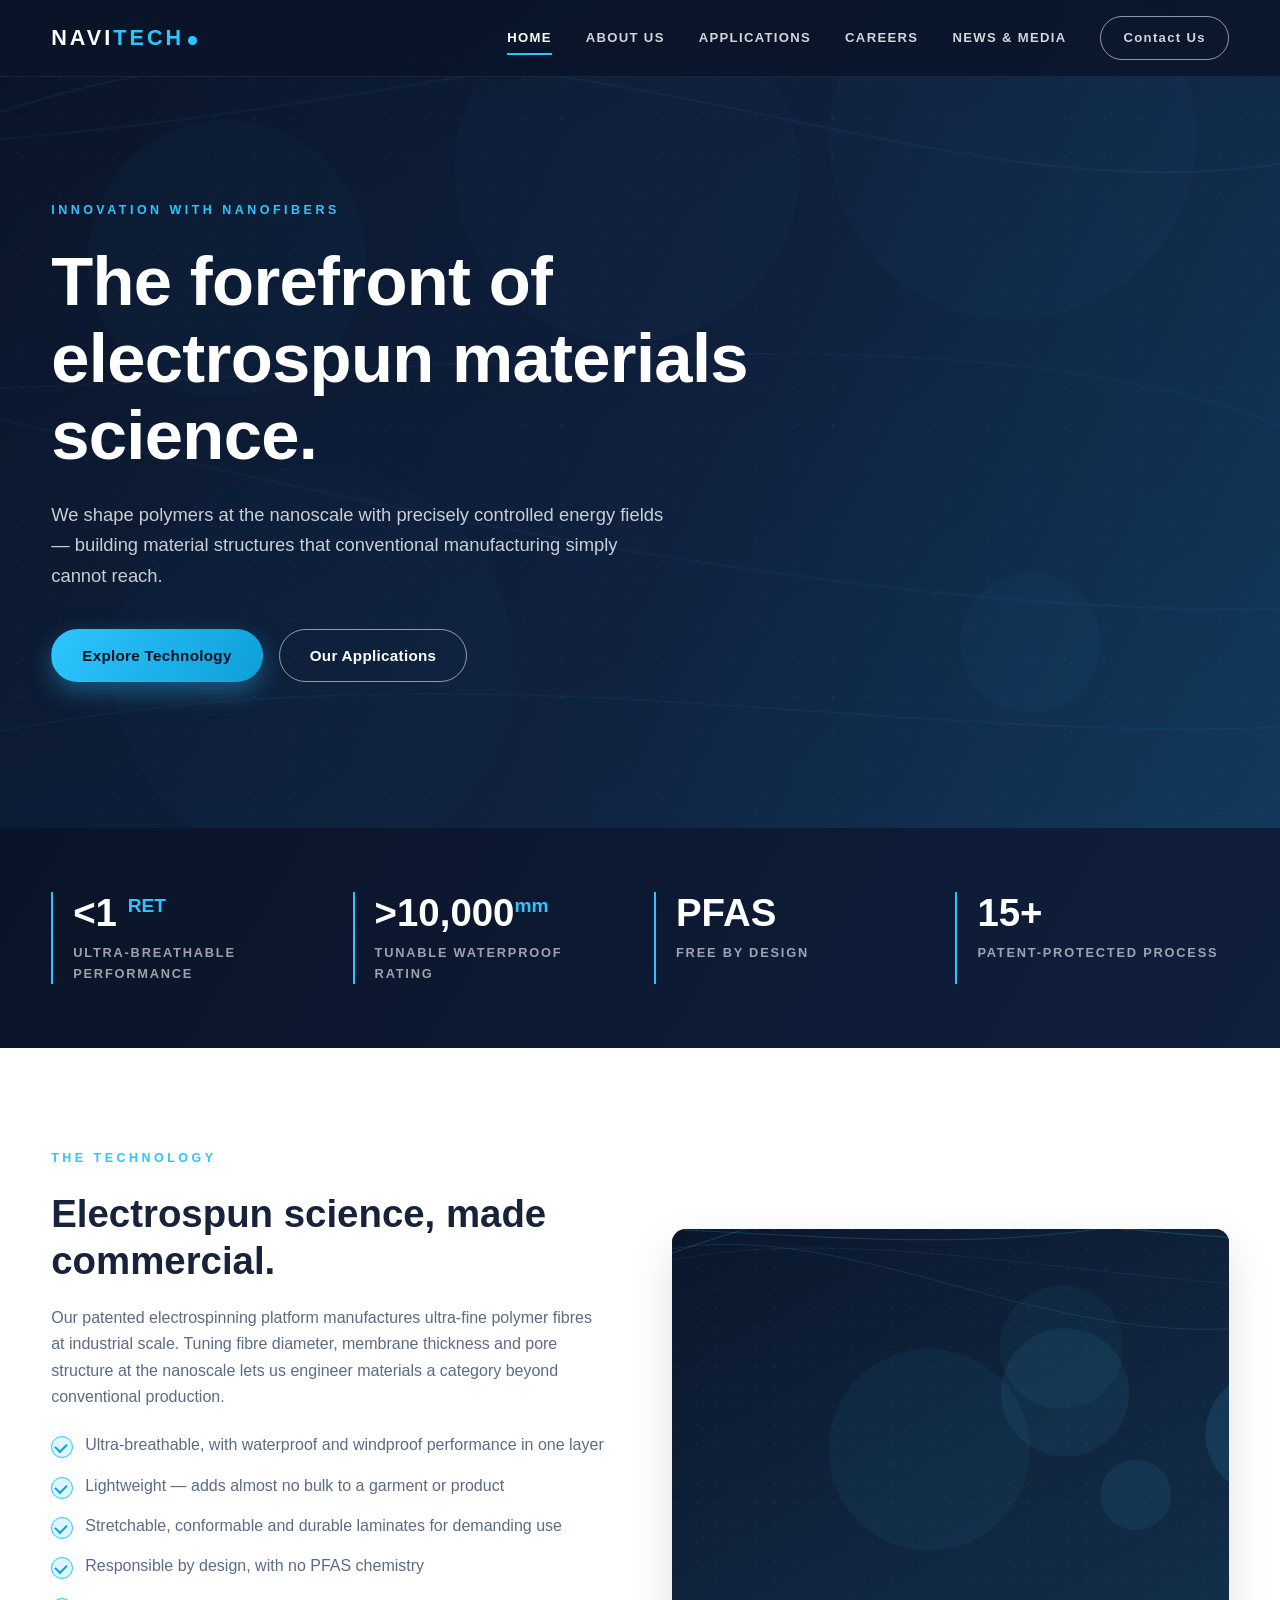
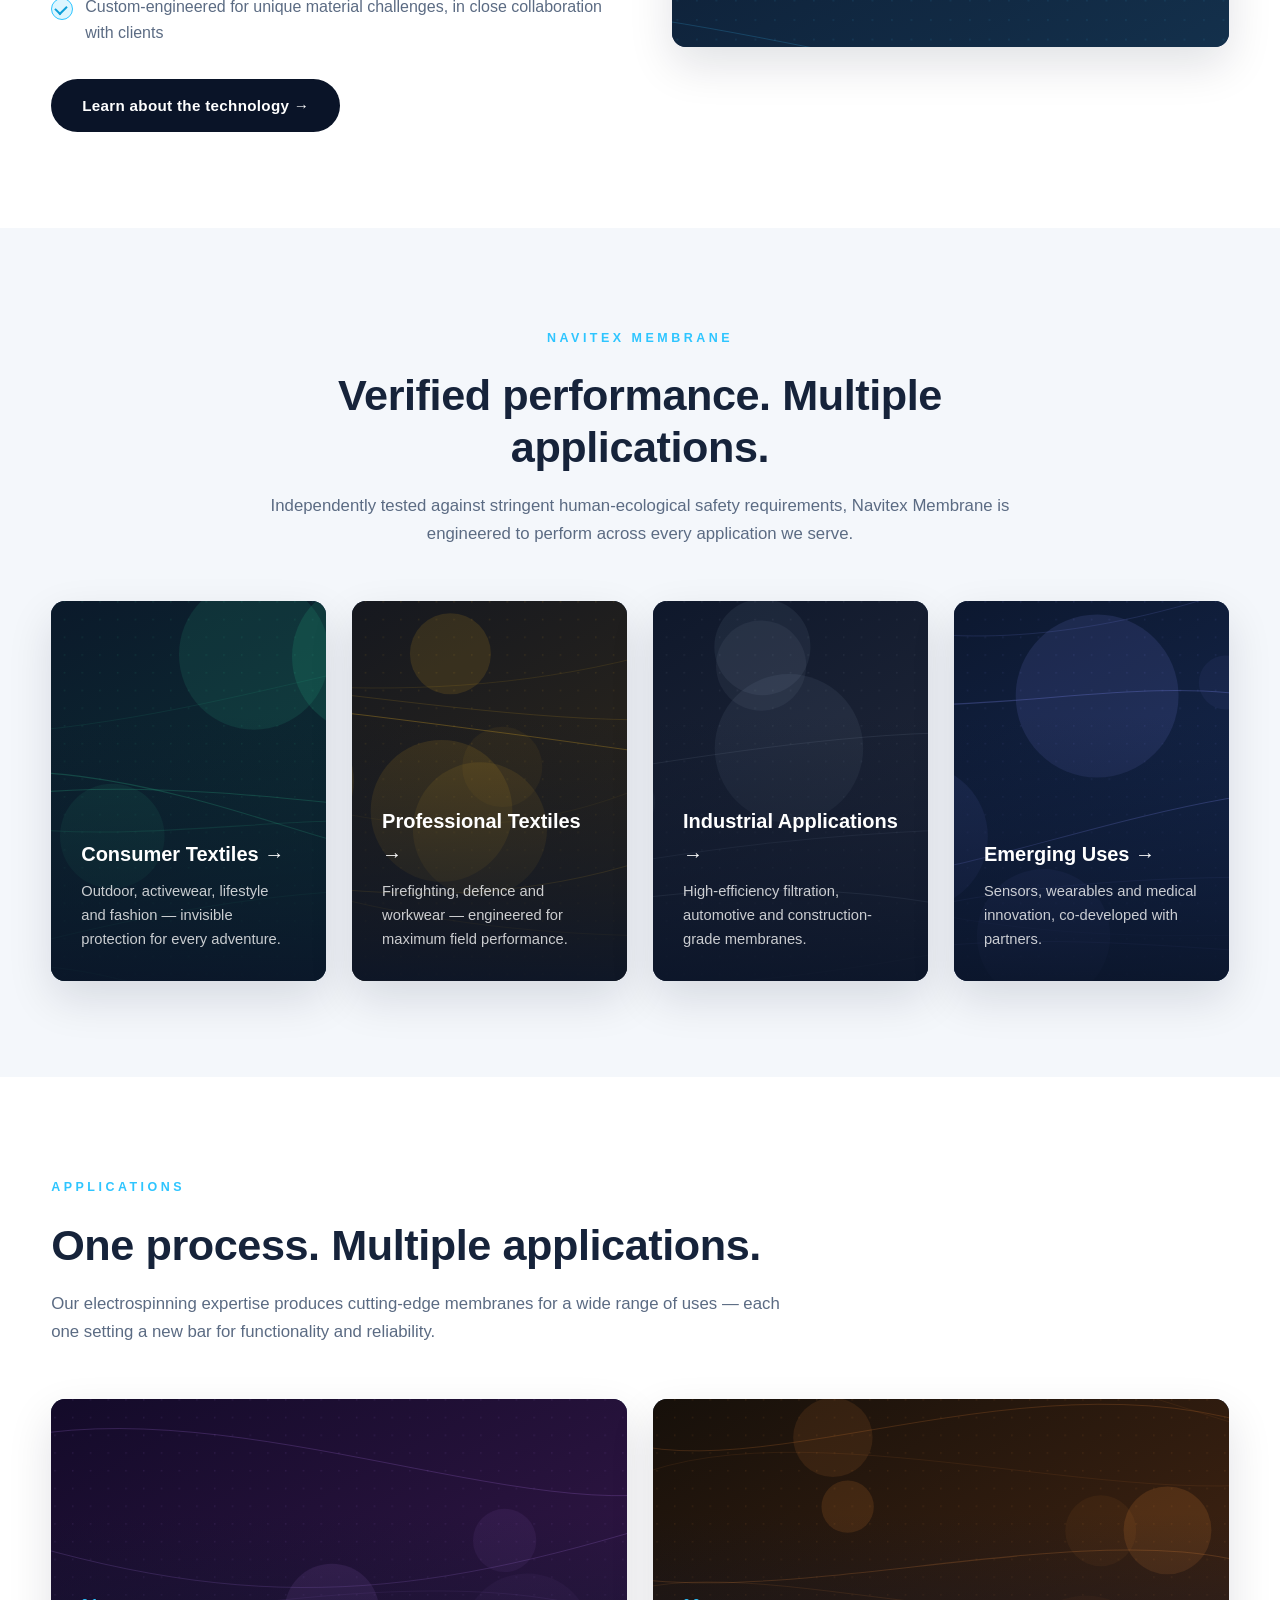
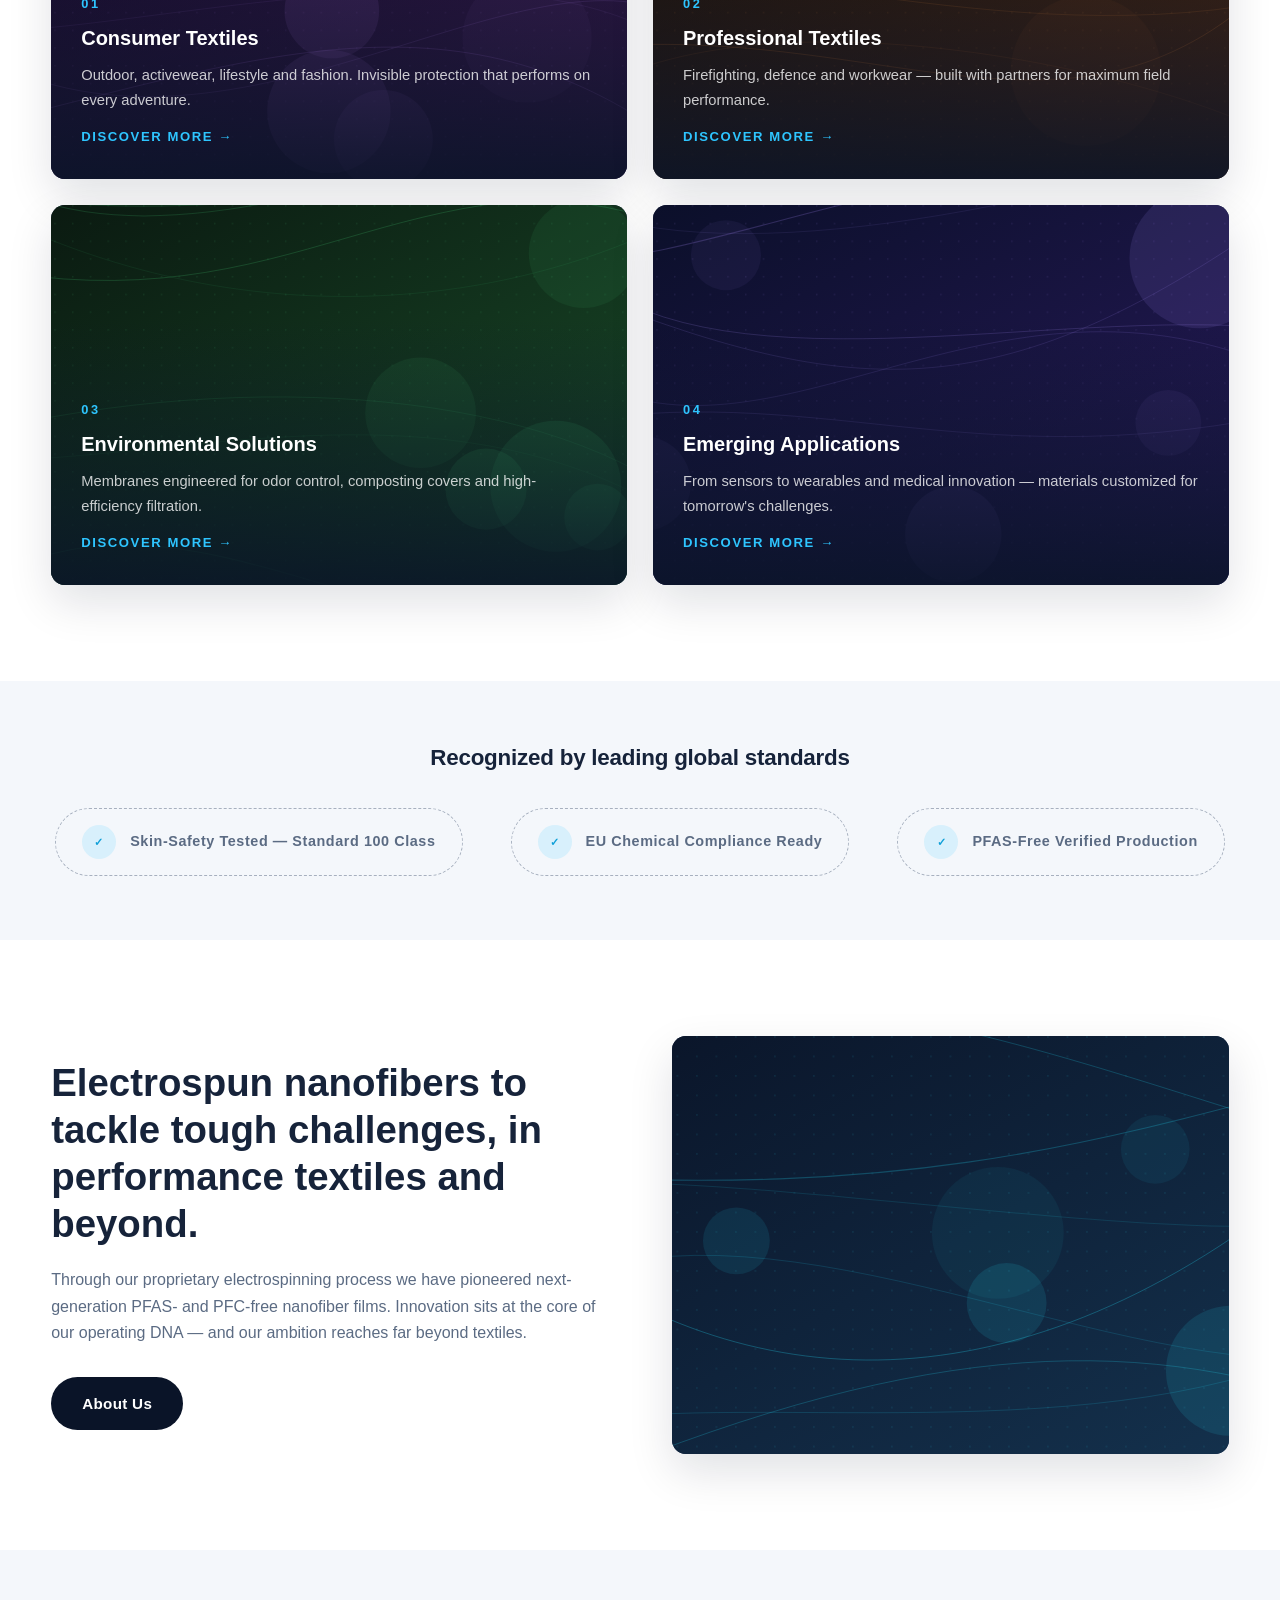
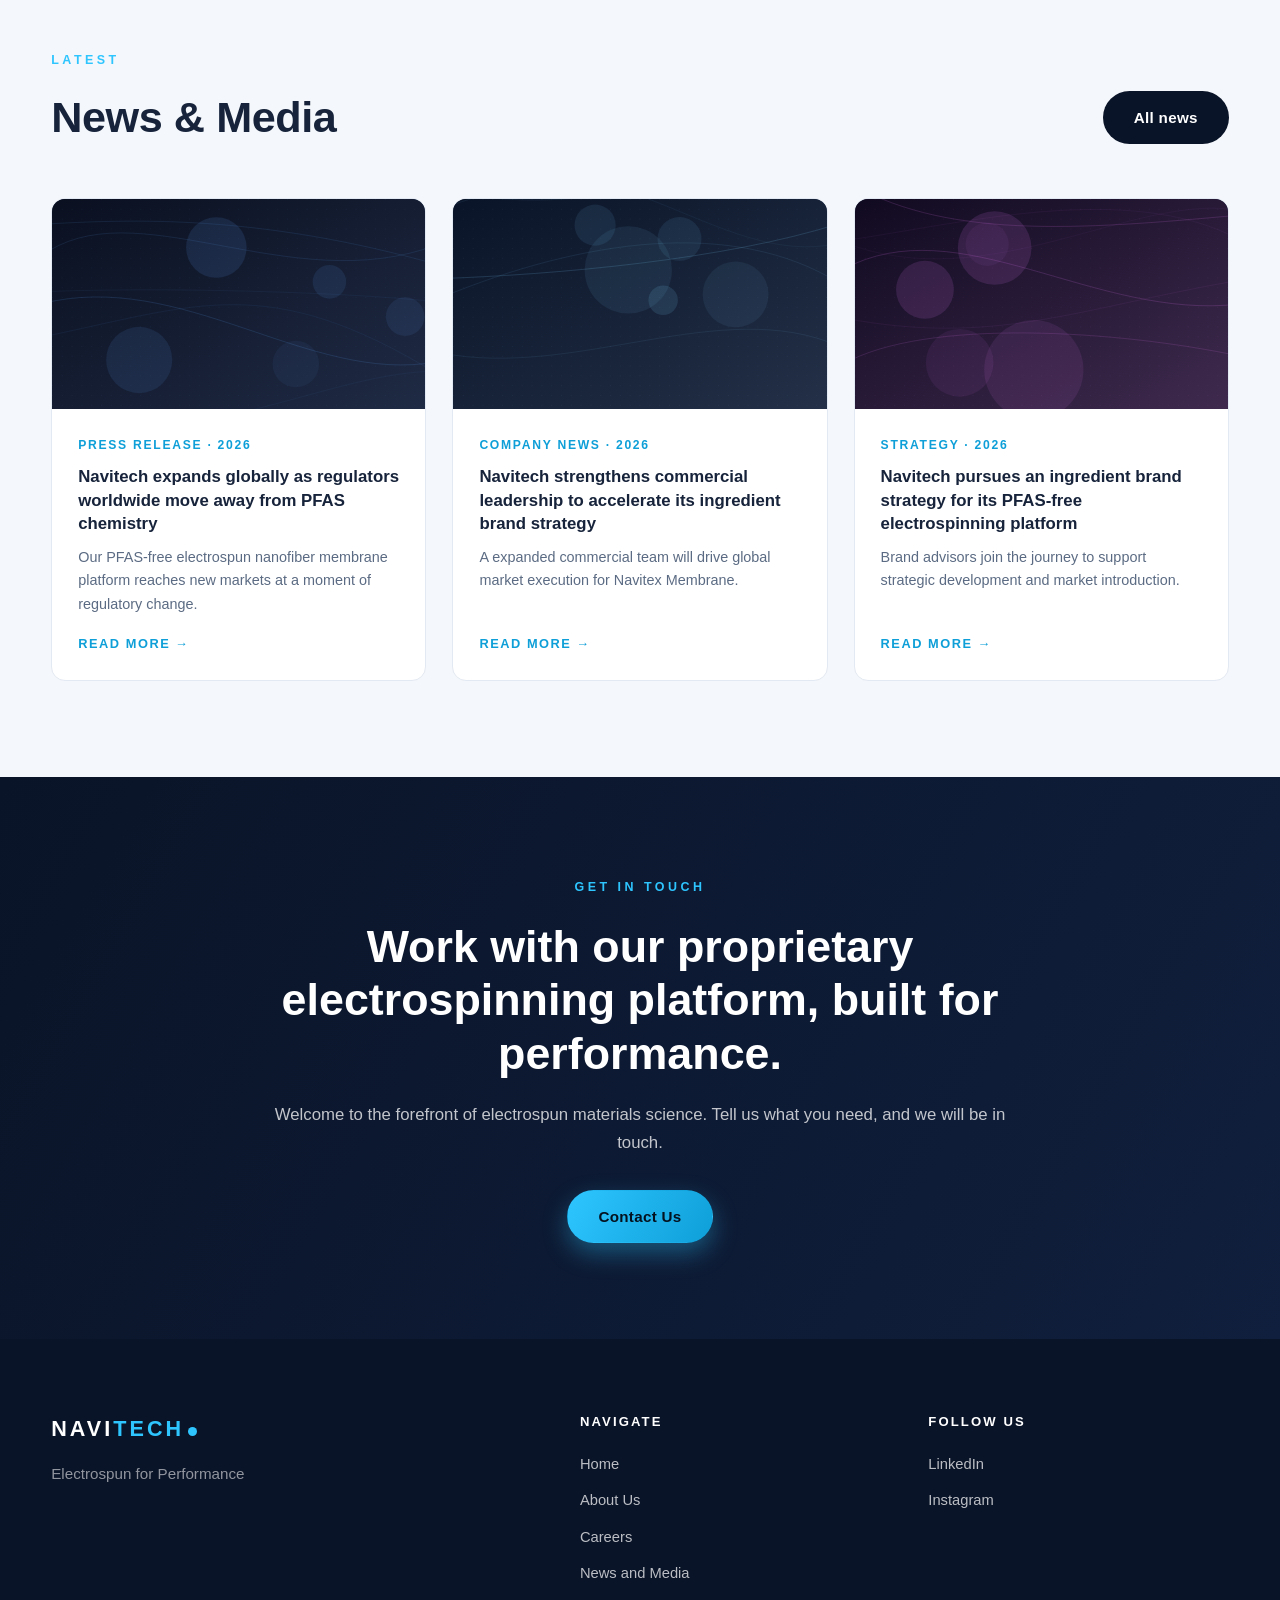
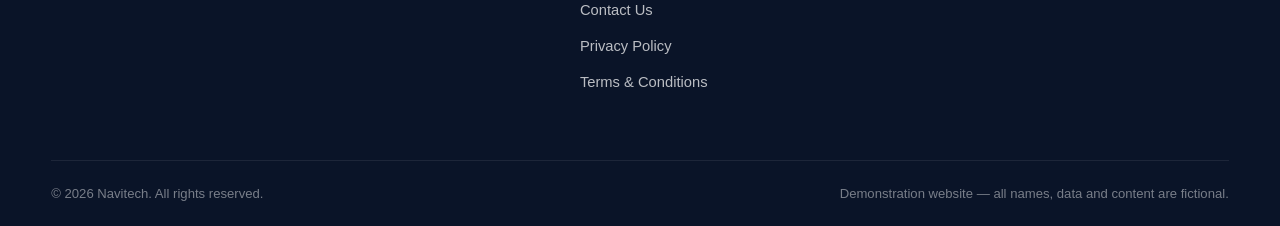
<file: index.html>
<!DOCTYPE html>
<html lang="en">
<head>
  <meta charset="UTF-8" />
  <meta name="viewport" content="width=device-width, initial-scale=1.0" />
  <title>Navitech — Nanofiber Membrane Technologies</title>
  <meta name="description" content="Navitech demo website. Fictional company. Navitex Membrane: electrospun nanofiber membranes engineered for breathable, waterproof, PFAS-free performance." />
  <link rel="stylesheet" href="css/style.css" />
</head>
<body>

  <!-- ===================== HEADER ===================== -->
  <header class="site-header">
    <div class="container header-inner">
      <a href="index.html" class="logo">NAVI<span>TECH</span><i class="logo-dot"></i></a>
      <nav class="main-nav" id="mainNav">
        <a href="index.html" class="active">HOME</a>
        <a href="about.html">ABOUT US</a>
        <a href="applications.html">APPLICATIONS</a>
        <a href="careers.html">CAREERS</a>
        <a href="media.html">NEWS &amp; MEDIA</a>
        <a href="contact.html" class="btn btn-outline nav-cta">Contact Us</a>
      </nav>
      <button class="nav-toggle" id="navToggle" aria-label="Toggle menu">
        <span></span><span></span><span></span>
      </button>
    </div>
  </header>

  <!-- ===================== HERO ===================== -->
  <section class="hero">
    <div class="hero-bg" style="background-image:url('assets/img/hero-lab.svg')"></div>
    <div class="container">
      <span class="eyebrow">Innovation with Nanofibers</span>
      <h1>The forefront of electrospun materials science.</h1>
      <p class="lead">We shape polymers at the nanoscale with precisely controlled energy fields — building material structures that conventional manufacturing simply cannot reach.</p>
      <div class="hero-actions">
        <a href="about.html#technology" class="btn btn-primary">Explore Technology</a>
        <a href="applications.html" class="btn btn-outline">Our Applications</a>
      </div>
    </div>
  </section>

  <!-- ===================== STATS ===================== -->
  <section class="section section-dark" style="padding:64px 0;">
    <div class="container stats-grid">
      <div class="stat reveal">
        <div class="num">&lt;1 <sup>RET</sup></div>
        <div class="label">Ultra-breathable performance</div>
      </div>
      <div class="stat reveal">
        <div class="num">&gt;10,000<sup>mm</sup></div>
        <div class="label">Tunable waterproof rating</div>
      </div>
      <div class="stat reveal">
        <div class="num">PFAS</div>
        <div class="label">Free by design</div>
      </div>
      <div class="stat reveal">
        <div class="num" data-count="15" data-suffix="+">0+</div>
        <div class="label">Patent-protected process</div>
      </div>
    </div>
  </section>

  <!-- ===================== TECHNOLOGY ===================== -->
  <section class="section" id="technology">
    <div class="container split">
      <div class="split-text reveal">
        <span class="eyebrow">The Technology</span>
        <h2>Electrospun science, made commercial.</h2>
        <p>Our patented electrospinning platform manufactures ultra-fine polymer fibres at industrial scale. Tuning fibre diameter, membrane thickness and pore structure at the nanoscale lets us engineer materials a category beyond conventional production.</p>
        <ul class="check-list" style="margin-top:22px;">
          <li>Ultra-breathable, with waterproof and windproof performance in one layer</li>
          <li>Lightweight — adds almost no bulk to a garment or product</li>
          <li>Stretchable, conformable and durable laminates for demanding use</li>
          <li>Responsible by design, with no PFAS chemistry</li>
          <li>Custom-engineered for unique material challenges, in close collaboration with clients</li>
        </ul>
        <a href="about.html#technology" class="btn btn-dark" style="margin-top:18px;">Learn about the technology →</a>
      </div>
      <div class="media ratio-43 reveal">
        <img src="assets/img/tech-engineer.svg" alt="Engineer working with advanced materials" loading="lazy" onerror="this.remove()" />
      </div>
    </div>
  </section>

  <!-- ===================== VERIFIED PERFORMANCE ===================== -->
  <section class="section section-soft">
    <div class="container">
      <div class="section-head center reveal">
        <span class="eyebrow">Navitex Membrane</span>
        <h2>Verified performance. Multiple applications.</h2>
        <p>Independently tested against stringent human-ecological safety requirements, Navitex Membrane is engineered to perform across every application we serve.</p>
      </div>
      <div class="app-grid cols-4">
        <article class="app-card reveal">
          <img src="assets/img/outdoor.svg" alt="Hikers in the mountains" loading="lazy" onerror="this.remove()" />
          <div class="app-body">
            <h3>Consumer Textiles →</h3>
            <p>Outdoor, activewear, lifestyle and fashion — invisible protection for every adventure.</p>
          </div>
        </article>
        <article class="app-card reveal">
          <img src="assets/img/workwear.svg" alt="Professional workwear environment" loading="lazy" onerror="this.remove()" />
          <div class="app-body">
            <h3>Professional Textiles →</h3>
            <p>Firefighting, defence and workwear — engineered for maximum field performance.</p>
          </div>
        </article>
        <article class="app-card reveal">
          <img src="assets/img/industrial.svg" alt="Industrial facility" loading="lazy" onerror="this.remove()" />
          <div class="app-body">
            <h3>Industrial Applications →</h3>
            <p>High-efficiency filtration, automotive and construction-grade membranes.</p>
          </div>
        </article>
        <article class="app-card reveal">
          <img src="assets/img/research.svg" alt="Research laboratory" loading="lazy" onerror="this.remove()" />
          <div class="app-body">
            <h3>Emerging Uses →</h3>
            <p>Sensors, wearables and medical innovation, co-developed with partners.</p>
          </div>
        </article>
      </div>
    </div>
  </section>

  <!-- ===================== APPLICATIONS ===================== -->
  <section class="section">
    <div class="container">
      <div class="section-head reveal">
        <span class="eyebrow">Applications</span>
        <h2>One process. Multiple applications.</h2>
        <p>Our electrospinning expertise produces cutting-edge membranes for a wide range of uses — each one setting a new bar for functionality and reliability.</p>
      </div>
      <div class="app-grid">
        <article class="app-card reveal">
          <img src="assets/img/sports.svg" alt="Athlete in motion" loading="lazy" onerror="this.remove()" />
          <div class="app-body">
            <div class="app-index">01</div>
            <h3>Consumer Textiles</h3>
            <p>Outdoor, activewear, lifestyle and fashion. Invisible protection that performs on every adventure.</p>
            <a class="app-link" href="applications.html#consumer">Discover More →</a>
          </div>
        </article>
        <article class="app-card reveal">
          <img src="assets/img/protective.svg" alt="Industrial protective work" loading="lazy" onerror="this.remove()" />
          <div class="app-body">
            <div class="app-index">02</div>
            <h3>Professional Textiles</h3>
            <p>Firefighting, defence and workwear — built with partners for maximum field performance.</p>
            <a class="app-link" href="applications.html#professional">Discover More →</a>
          </div>
        </article>
        <article class="app-card reveal">
          <img src="assets/img/agriculture.svg" alt="Agricultural field" loading="lazy" onerror="this.remove()" />
          <div class="app-body">
            <div class="app-index">03</div>
            <h3>Environmental Solutions</h3>
            <p>Membranes engineered for odor control, composting covers and high-efficiency filtration.</p>
            <a class="app-link" href="applications.html#industrial">Discover More →</a>
          </div>
        </article>
        <article class="app-card reveal">
          <img src="assets/img/nano-abstract.svg" alt="Abstract nanoscale structure" loading="lazy" onerror="this.remove()" />
          <div class="app-body">
            <div class="app-index">04</div>
            <h3>Emerging Applications</h3>
            <p>From sensors to wearables and medical innovation — materials customized for tomorrow's challenges.</p>
            <a class="app-link" href="applications.html#industrial">Discover More →</a>
          </div>
        </article>
      </div>
    </div>
  </section>

  <!-- ===================== CERTIFICATIONS ===================== -->
  <section class="section section-soft" style="padding:64px 0;">
    <div class="container">
      <div class="section-head center reveal" style="margin-bottom:36px;">
        <h2 style="font-size:1.4rem;">Recognized by leading global standards</h2>
      </div>
      <div class="cert-strip reveal">
        <div class="cert-badge"><span class="dot">✓</span> Skin-Safety Tested — Standard 100 Class</div>
        <div class="cert-badge"><span class="dot">✓</span> EU Chemical Compliance Ready</div>
        <div class="cert-badge"><span class="dot">✓</span> PFAS-Free Verified Production</div>
      </div>
    </div>
  </section>

  <!-- ===================== MISSION CTA ===================== -->
  <section class="section">
    <div class="container split">
      <div class="split-text reveal">
        <h2>Electrospun nanofibers to tackle tough challenges, in performance textiles and beyond.</h2>
        <p>Through our proprietary electrospinning process we have pioneered next-generation PFAS- and PFC-free nanofiber films. Innovation sits at the core of our operating DNA — and our ambition reaches far beyond textiles.</p>
        <a href="about.html" class="btn btn-dark" style="margin-top:14px;">About Us</a>
      </div>
      <div class="media ratio-43 reveal">
        <img src="assets/img/team.svg" alt="Team collaborating" loading="lazy" onerror="this.remove()" />
      </div>
    </div>
  </section>

  <!-- ===================== NEWS ===================== -->
  <section class="section section-soft">
    <div class="container">
      <div class="section-head reveal" style="display:flex;justify-content:space-between;align-items:flex-end;max-width:none;gap:24px;flex-wrap:wrap;">
        <div>
          <span class="eyebrow">Latest</span>
          <h2>News &amp; Media</h2>
        </div>
        <a href="media.html" class="btn btn-dark">All news</a>
      </div>
      <div class="news-grid">
        <article class="news-card reveal">
          <div class="media">
            <img src="assets/img/corporate.svg" alt="Corporate building" loading="lazy" onerror="this.remove()" />
          </div>
          <div class="news-body">
            <div class="news-date">Press Release · 2026</div>
            <h3>Navitech expands globally as regulators worldwide move away from PFAS chemistry</h3>
            <p>Our PFAS-free electrospun nanofiber membrane platform reaches new markets at a moment of regulatory change.</p>
            <a class="app-link" href="media.html">Read More →</a>
          </div>
        </article>
        <article class="news-card reveal">
          <div class="media">
            <img src="assets/img/meeting.svg" alt="Business team meeting" loading="lazy" onerror="this.remove()" />
          </div>
          <div class="news-body">
            <div class="news-date">Company News · 2026</div>
            <h3>Navitech strengthens commercial leadership to accelerate its ingredient brand strategy</h3>
            <p>A expanded commercial team will drive global market execution for Navitex Membrane.</p>
            <a class="app-link" href="media.html">Read More →</a>
          </div>
        </article>
        <article class="news-card reveal">
          <div class="media">
            <img src="assets/img/textiles.svg" alt="Textile products" loading="lazy" onerror="this.remove()" />
          </div>
          <div class="news-body">
            <div class="news-date">Strategy · 2026</div>
            <h3>Navitech pursues an ingredient brand strategy for its PFAS-free electrospinning platform</h3>
            <p>Brand advisors join the journey to support strategic development and market introduction.</p>
            <a class="app-link" href="media.html">Read More →</a>
          </div>
        </article>
      </div>
    </div>
  </section>

  <!-- ===================== CTA ===================== -->
  <section class="section section-dark">
    <div class="container cta-banner reveal">
      <span class="eyebrow">Get In Touch</span>
      <h2>Work with our proprietary electrospinning platform, built for performance.</h2>
      <p>Welcome to the forefront of electrospun materials science. Tell us what you need, and we will be in touch.</p>
      <a href="contact.html" class="btn btn-primary">Contact Us</a>
    </div>
  </section>

  <!-- ===================== FOOTER ===================== -->
  <footer class="site-footer">
    <div class="container footer-grid">
      <div class="footer-brand">
        <a href="index.html" class="logo">NAVI<span>TECH</span><i class="logo-dot"></i></a>
        <p>Electrospun for Performance</p>
      </div>
      <div>
        <h4>Navigate</h4>
        <ul>
          <li><a href="index.html">Home</a></li>
          <li><a href="about.html">About Us</a></li>
          <li><a href="careers.html">Careers</a></li>
          <li><a href="media.html">News and Media</a></li>
          <li><a href="contact.html">Contact Us</a></li>
          <li><a href="#">Privacy Policy</a></li>
          <li><a href="#">Terms &amp; Conditions</a></li>
        </ul>
      </div>
      <div>
        <h4>Follow Us</h4>
        <ul>
          <li><a href="#">LinkedIn</a></li>
          <li><a href="#">Instagram</a></li>
        </ul>
      </div>
    </div>
    <div class="container footer-bottom">
      <p>© 2026 Navitech. All rights reserved.</p>
      <p>Demonstration website — all names, data and content are fictional.</p>
    </div>
  </footer>

  <script src="js/main.js"></script>
</body>
</html>
</file>
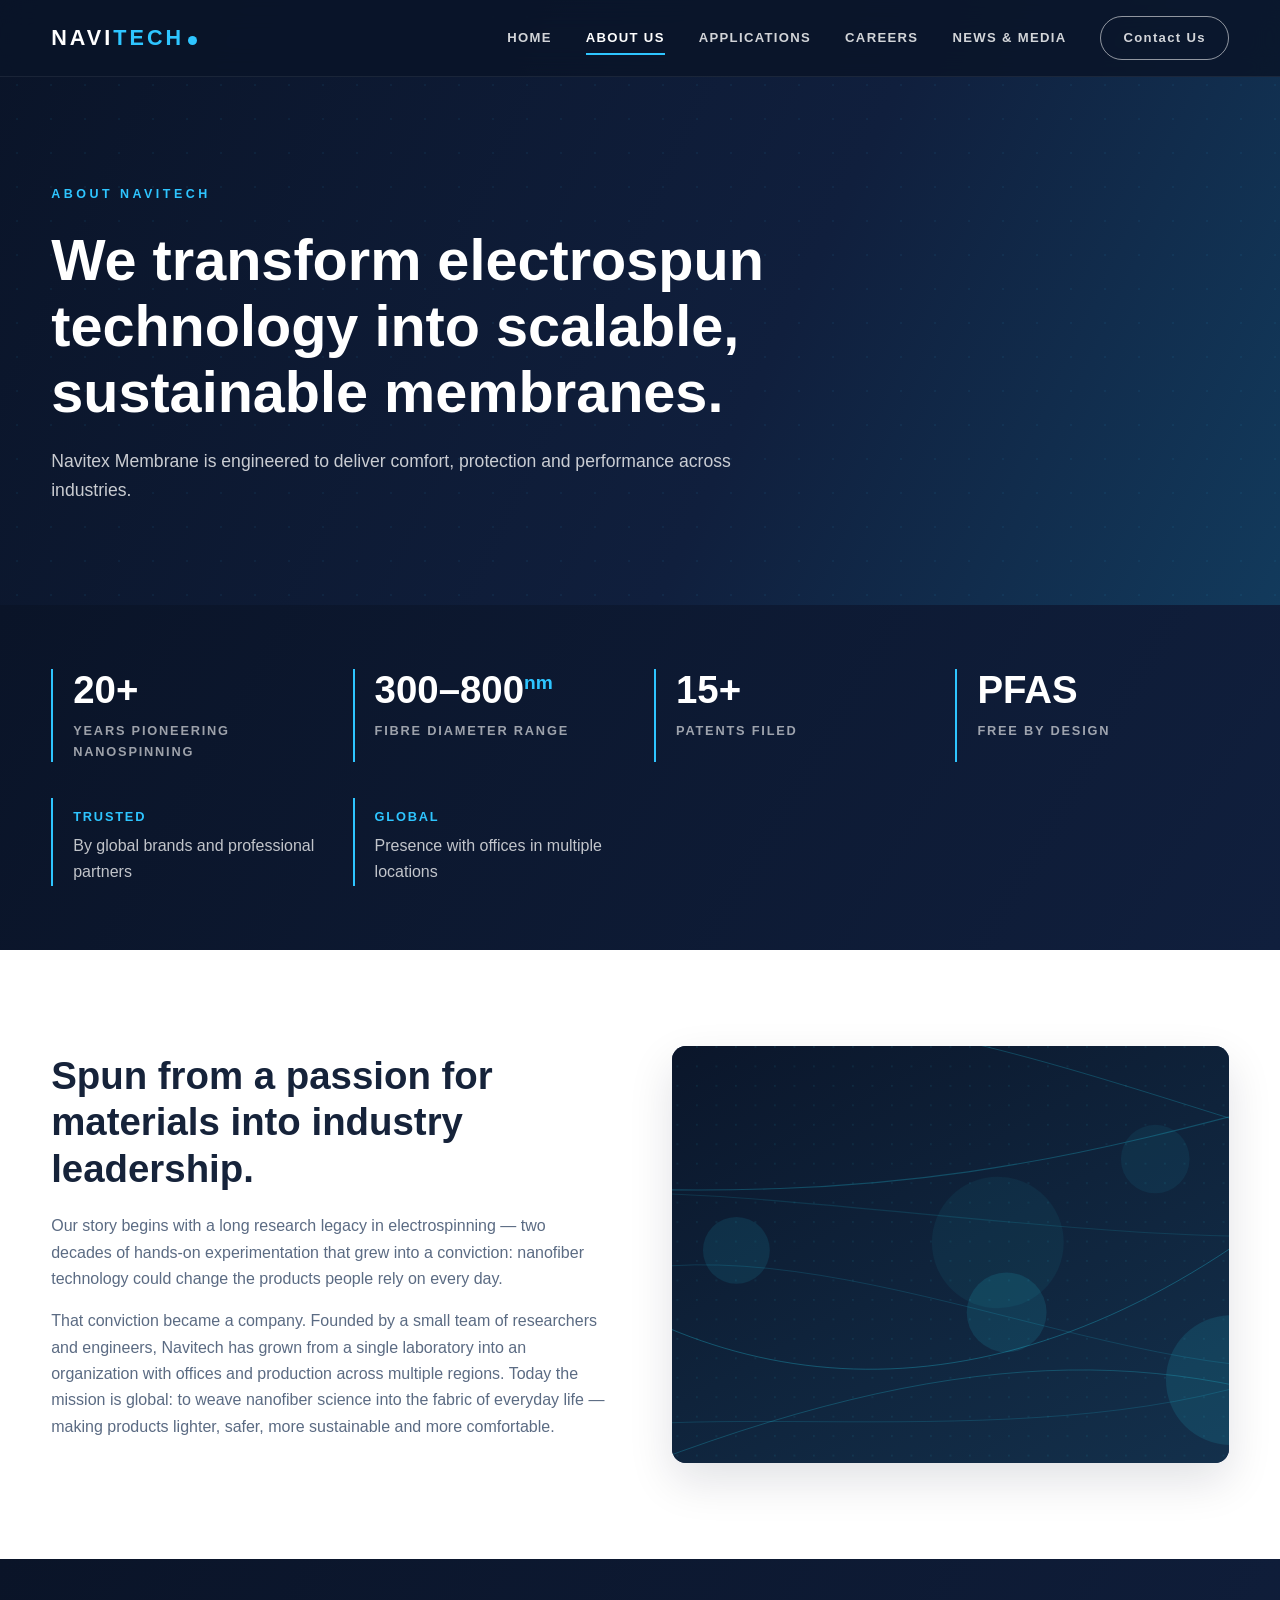
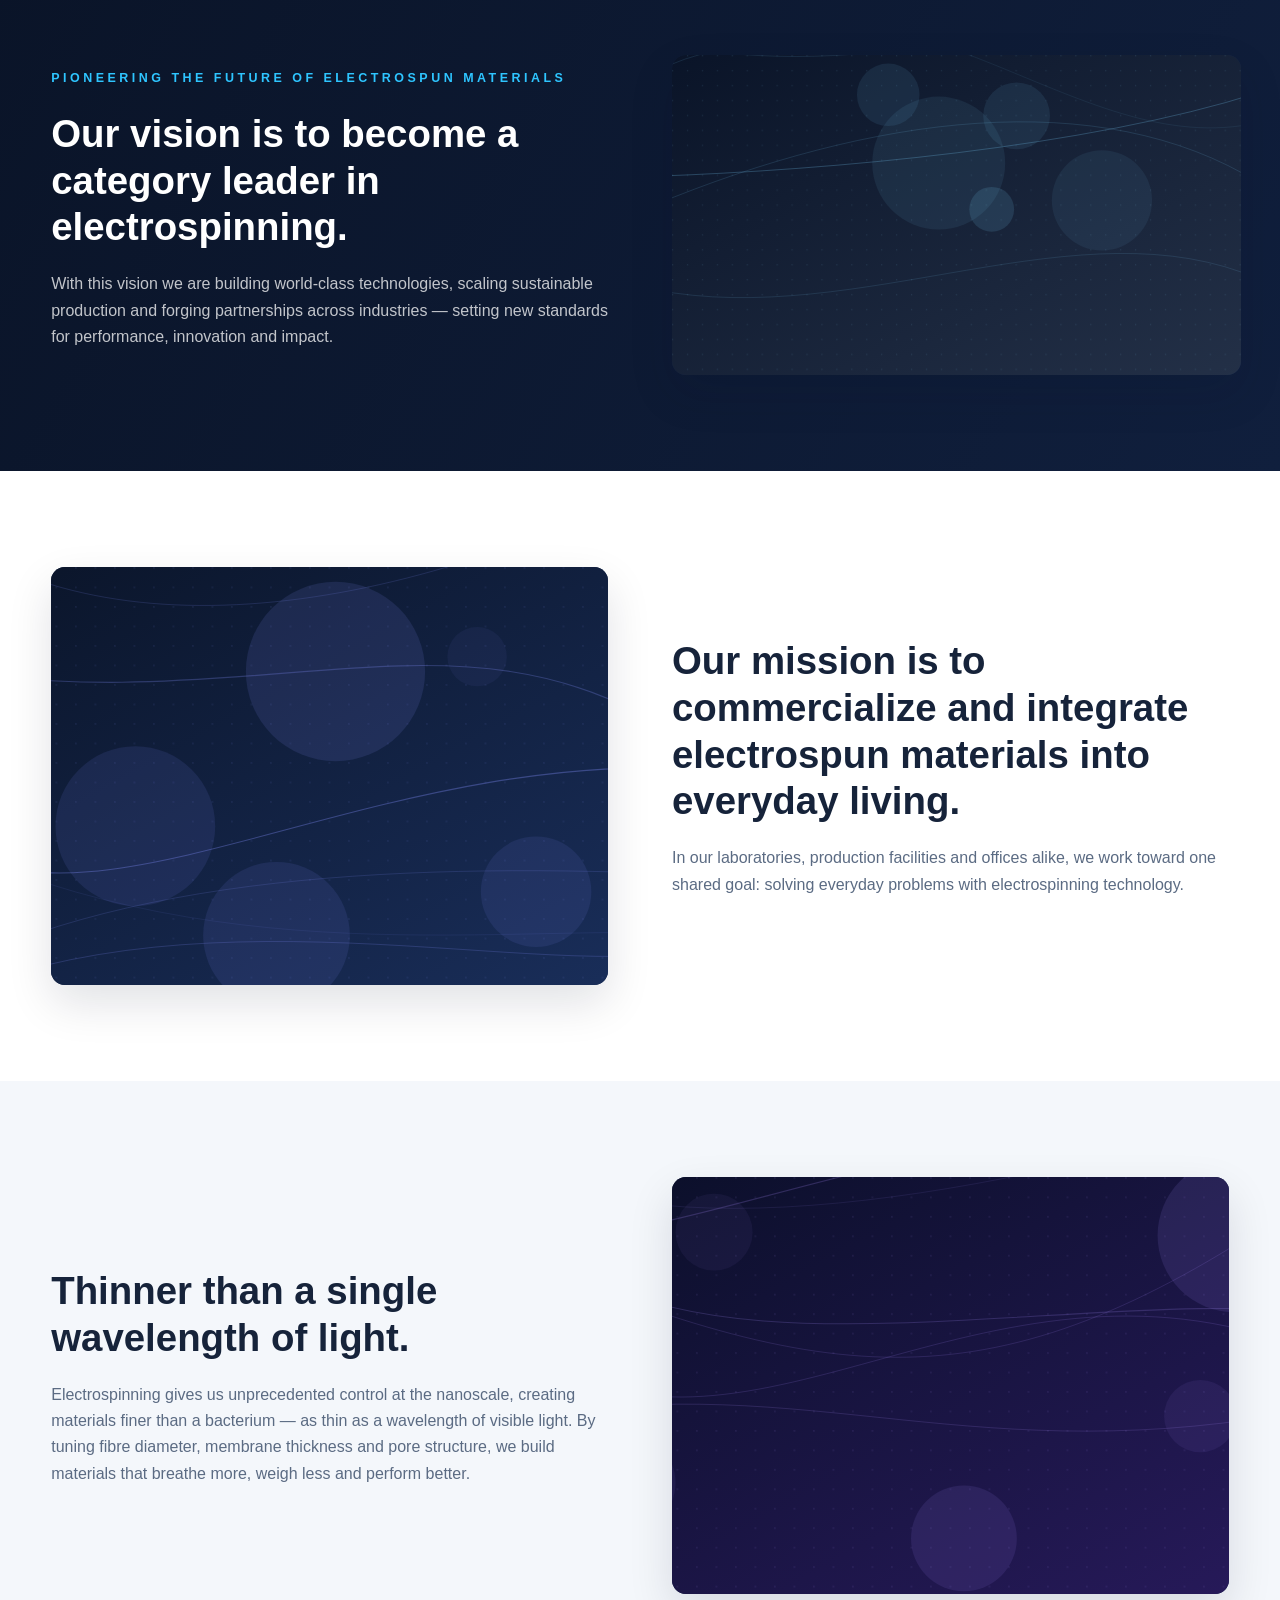
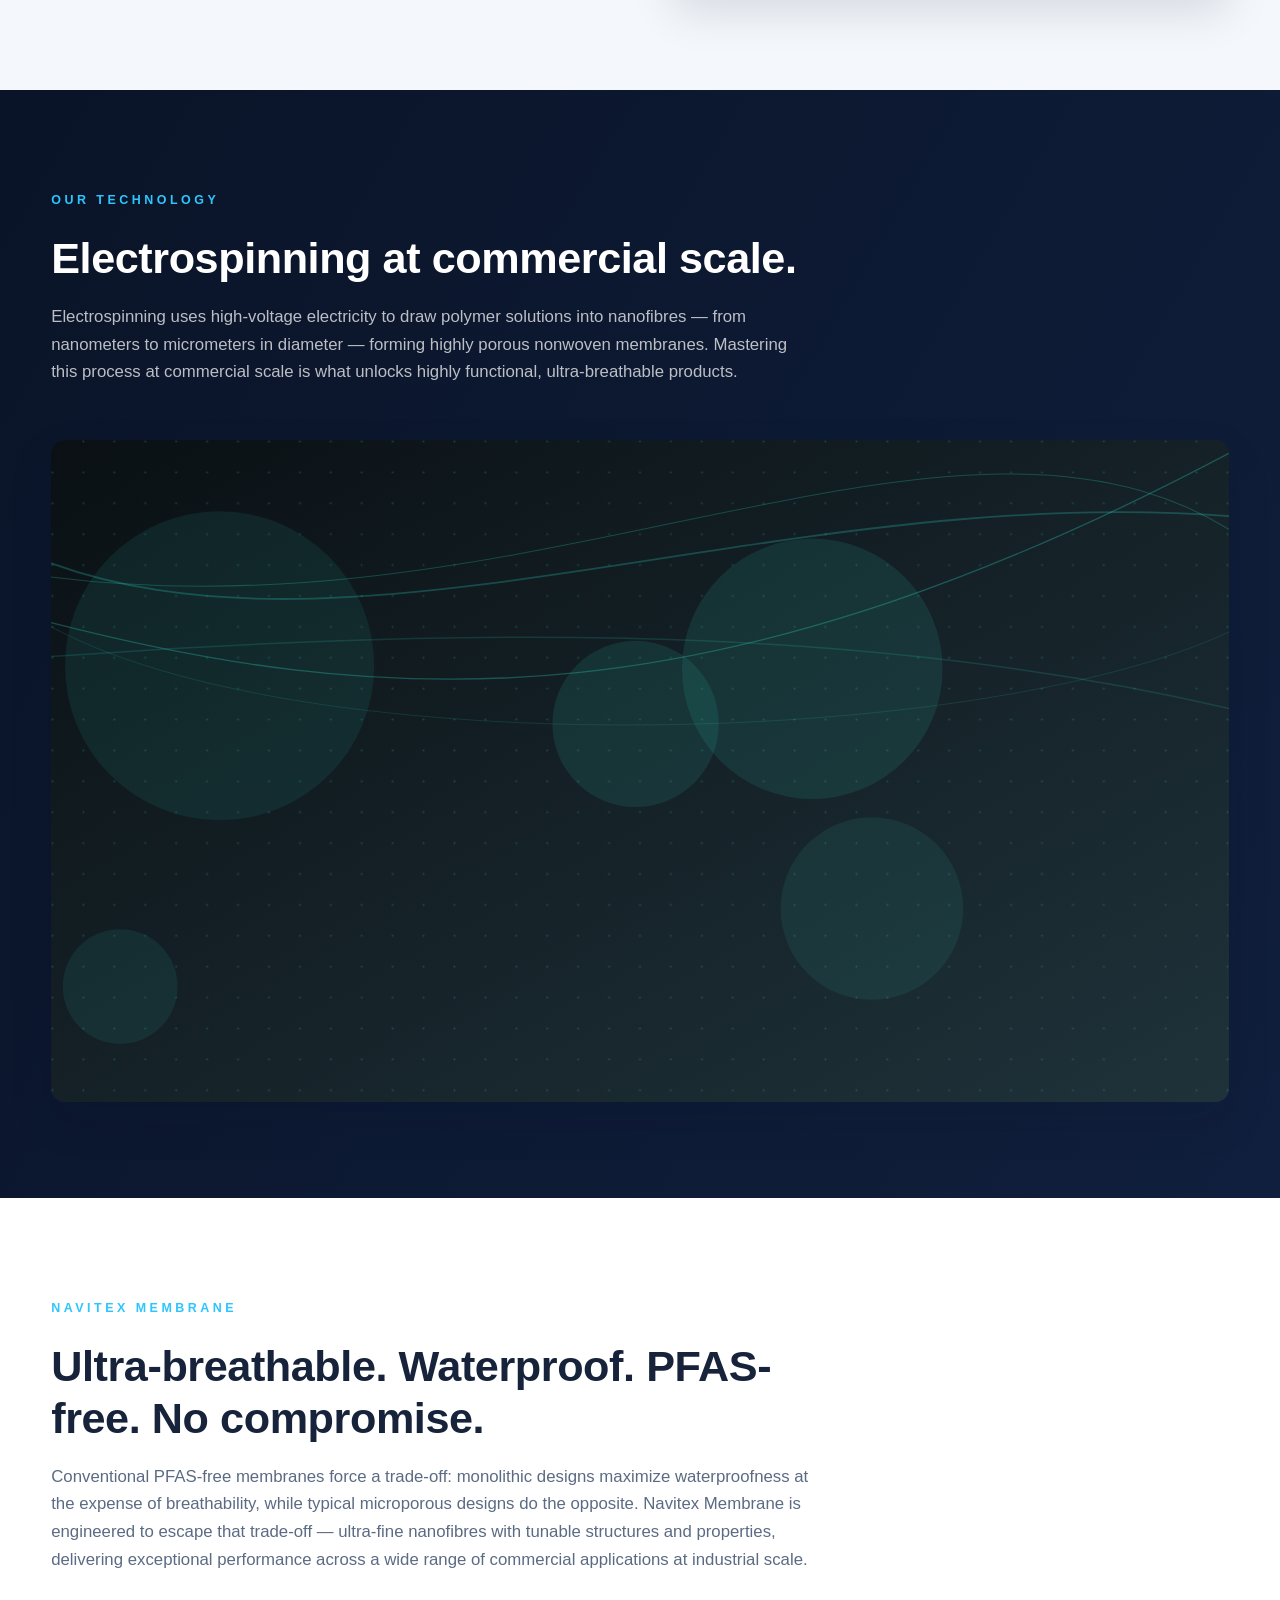
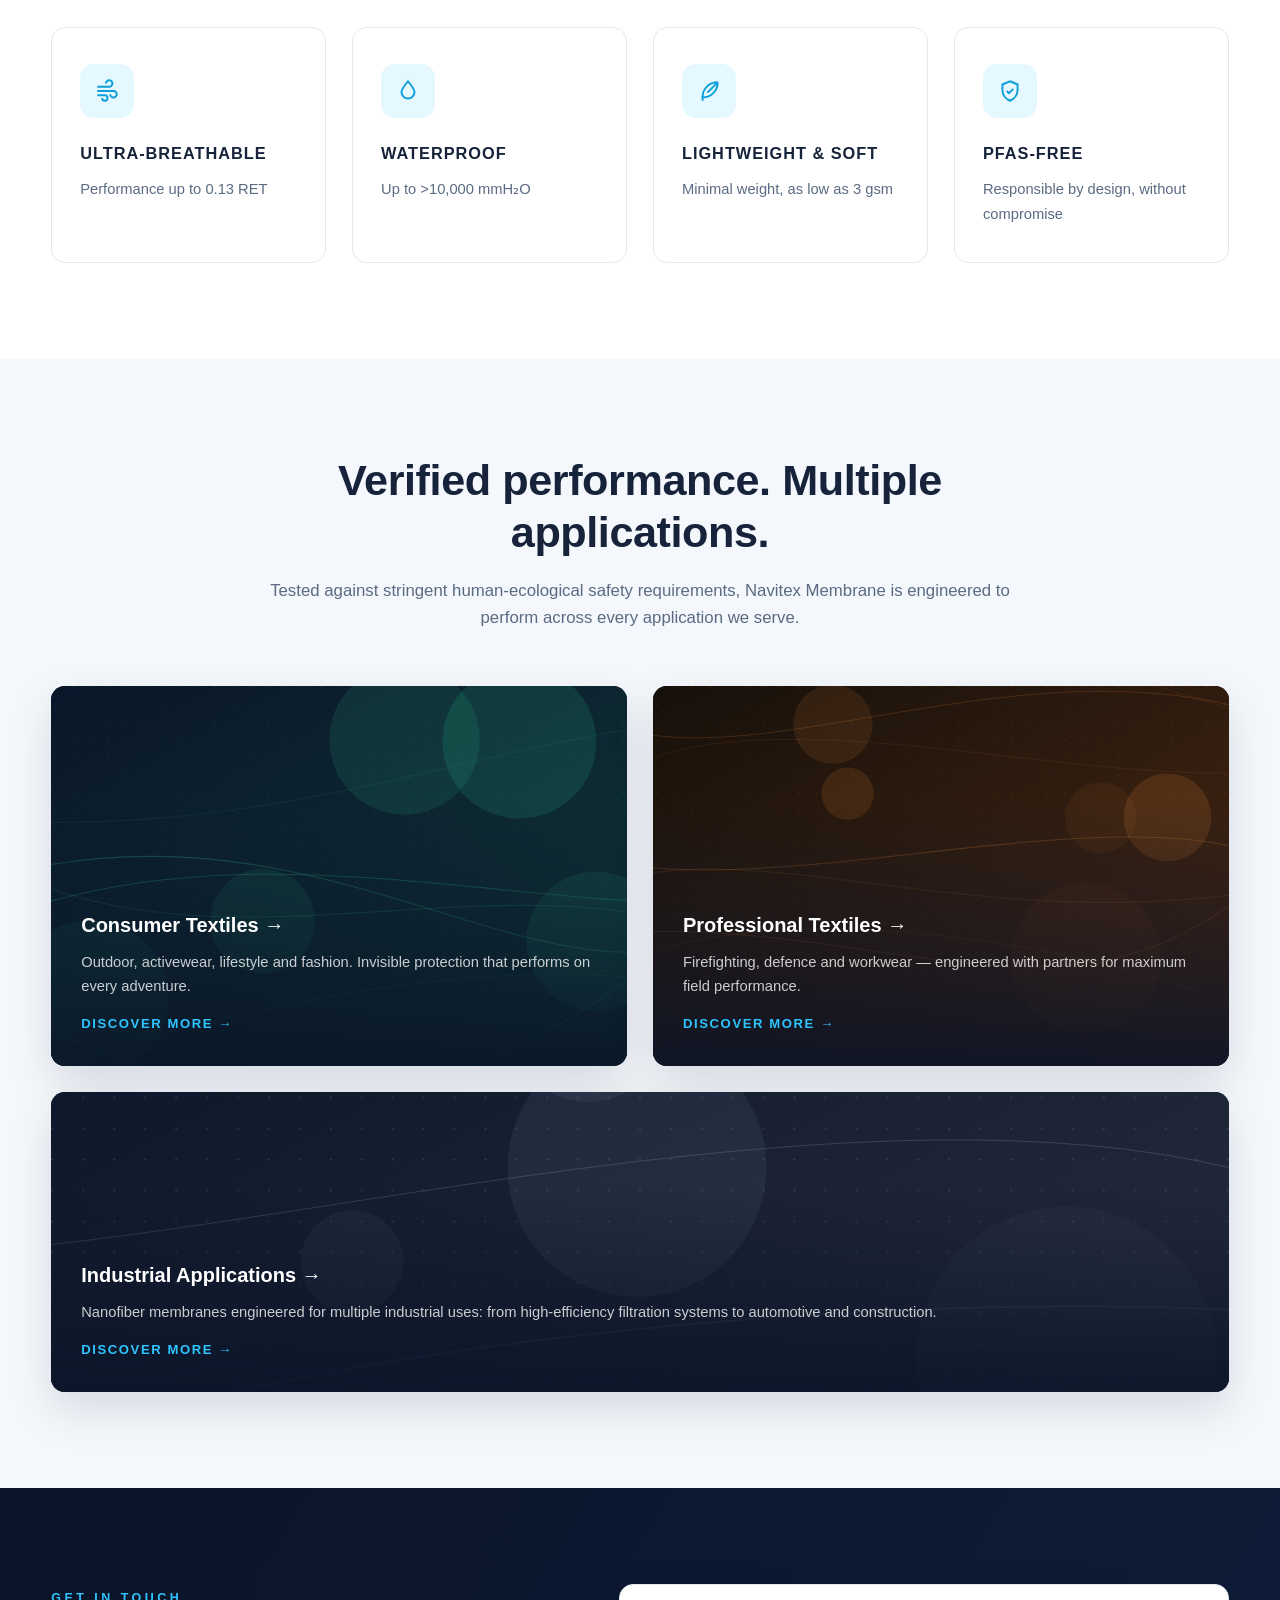
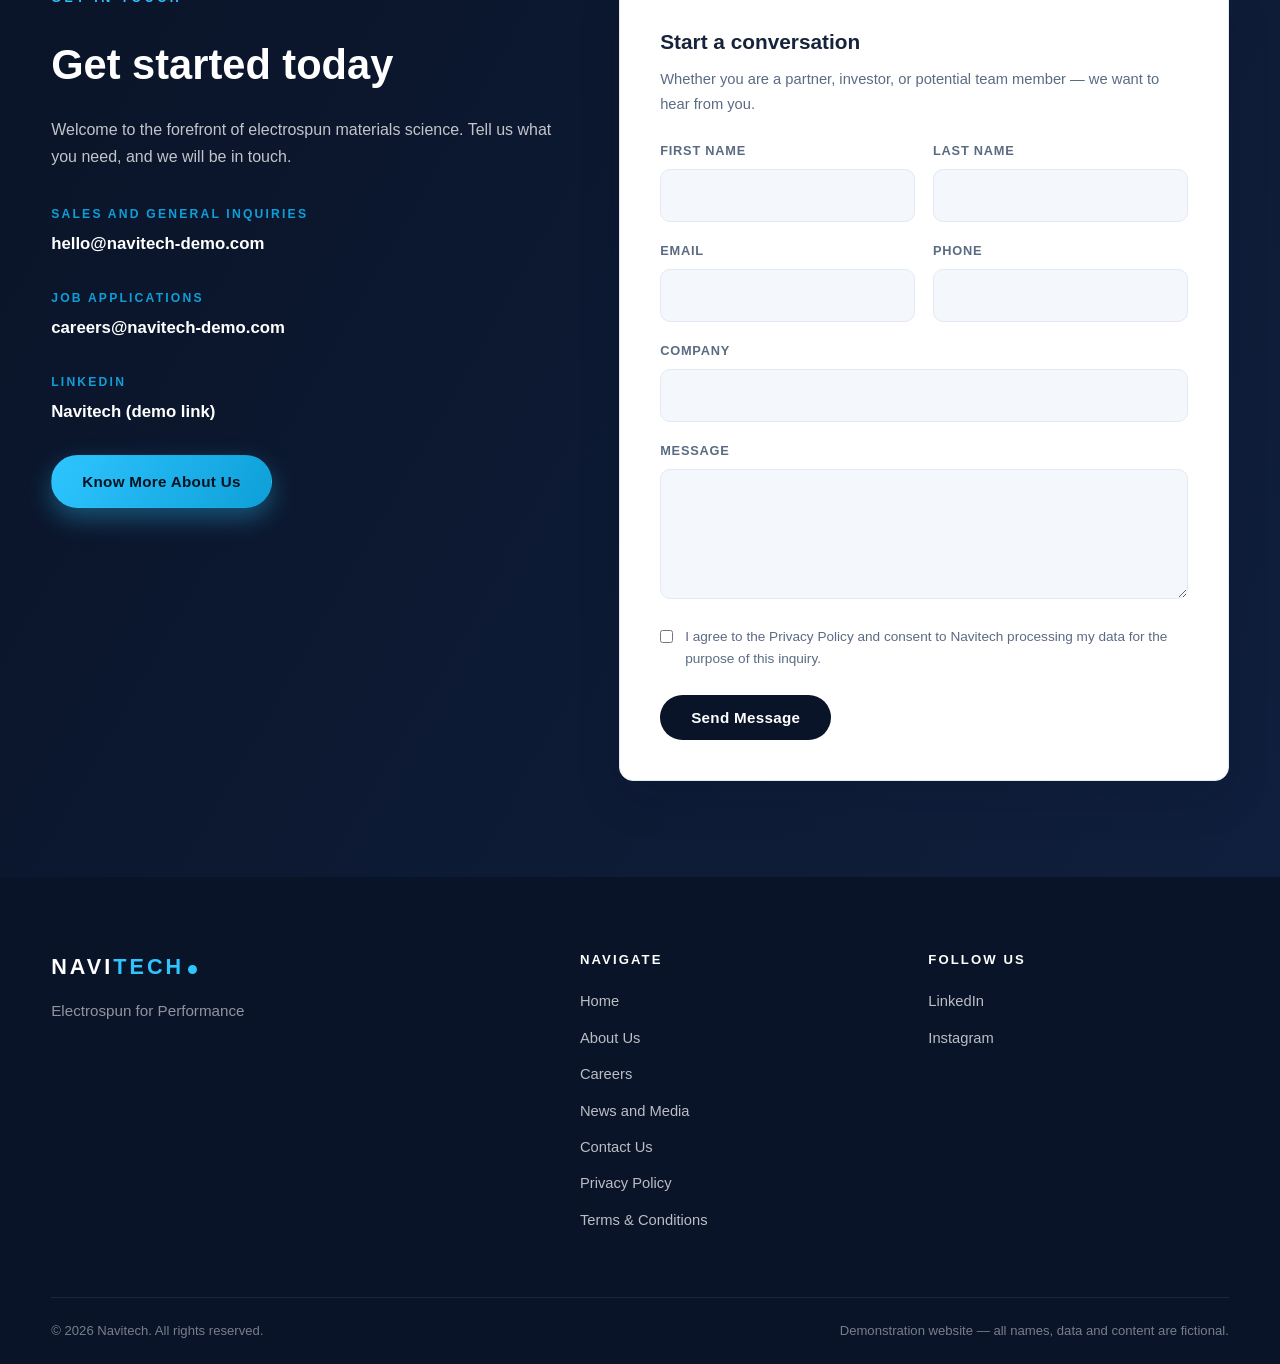
<file: about.html>
<!DOCTYPE html>
<html lang="en">
<head>
  <meta charset="UTF-8" />
  <meta name="viewport" content="width=device-width, initial-scale=1.0" />
  <title>About Us — Navitech</title>
  <meta name="description" content="About Navitech (fictional demo). We turn electrospun technology into scalable, sustainable membranes for comfort, protection and performance." />
  <link rel="stylesheet" href="css/style.css" />
</head>
<body>

  <!-- ===================== HEADER ===================== -->
  <header class="site-header">
    <div class="container header-inner">
      <a href="index.html" class="logo">NAVI<span>TECH</span><i class="logo-dot"></i></a>
      <nav class="main-nav" id="mainNav">
        <a href="index.html">HOME</a>
        <a href="about.html" class="active">ABOUT US</a>
        <a href="applications.html">APPLICATIONS</a>
        <a href="careers.html">CAREERS</a>
        <a href="media.html">NEWS &amp; MEDIA</a>
        <a href="contact.html" class="btn btn-outline nav-cta">Contact Us</a>
      </nav>
      <button class="nav-toggle" id="navToggle" aria-label="Toggle menu">
        <span></span><span></span><span></span>
      </button>
    </div>
  </header>

  <!-- ===================== PAGE HERO ===================== -->
  <section class="page-hero">
    <div class="container">
      <span class="eyebrow">About Navitech</span>
      <h1>We transform electrospun technology into scalable, sustainable membranes.</h1>
      <p class="lead">Navitex Membrane is engineered to deliver comfort, protection and performance across industries.</p>
    </div>
  </section>

  <!-- ===================== STATS ===================== -->
  <section class="section section-dark" style="padding:64px 0;">
    <div class="container stats-grid">
      <div class="stat reveal">
        <div class="num" data-count="20" data-suffix="+">0+</div>
        <div class="label">Years pioneering nanospinning</div>
      </div>
      <div class="stat reveal">
        <div class="num">300–800<sup>nm</sup></div>
        <div class="label">Fibre diameter range</div>
      </div>
      <div class="stat reveal">
        <div class="num" data-count="15" data-suffix="+">0+</div>
        <div class="label">Patents filed</div>
      </div>
      <div class="stat reveal">
        <div class="num">PFAS</div>
        <div class="label">Free by design</div>
      </div>
    </div>
    <div class="container" style="margin-top:36px;">
      <div class="stats-grid">
        <div class="stat reveal">
          <div class="label" style="color:var(--accent);">Trusted</div>
          <p style="margin-top:6px;">By global brands and professional partners</p>
        </div>
        <div class="stat reveal">
          <div class="label" style="color:var(--accent);">Global</div>
          <p style="margin-top:6px;">Presence with offices in multiple locations</p>
        </div>
      </div>
    </div>
  </section>

  <!-- ===================== STORY ===================== -->
  <section class="section">
    <div class="container split">
      <div class="split-text reveal">
        <h2>Spun from a passion for materials into industry leadership.</h2>
        <p>Our story begins with a long research legacy in electrospinning — two decades of hands-on experimentation that grew into a conviction: nanofiber technology could change the products people rely on every day.</p>
        <p>That conviction became a company. Founded by a small team of researchers and engineers, Navitech has grown from a single laboratory into an organization with offices and production across multiple regions. Today the mission is global: to weave nanofiber science into the fabric of everyday life — making products lighter, safer, more sustainable and more comfortable.</p>
      </div>
      <div class="media ratio-43 reveal">
        <img src="assets/img/team.svg" alt="The Navitech team at work" loading="lazy" onerror="this.remove()" />
      </div>
    </div>
  </section>

  <!-- ===================== VISION ===================== -->
  <section class="section section-dark">
    <div class="container split">
      <div class="split-text reveal">
        <span class="eyebrow">Pioneering the future of electrospun materials</span>
        <h2>Our vision is to become a category leader in electrospinning.</h2>
        <p>With this vision we are building world-class technologies, scaling sustainable production and forging partnerships across industries — setting new standards for performance, innovation and impact.</p>
      </div>
      <div class="media ratio-169 reveal">
        <img src="assets/img/meeting.svg" alt="Strategy discussion" loading="lazy" onerror="this.remove()" />
      </div>
    </div>
  </section>

  <!-- ===================== MISSION ===================== -->
  <section class="section">
    <div class="container split reverse">
      <div class="split-text reveal">
        <h2>Our mission is to commercialize and integrate electrospun materials into everyday living.</h2>
        <p>In our laboratories, production facilities and offices alike, we work toward one shared goal: solving everyday problems with electrospinning technology.</p>
      </div>
      <div class="media ratio-43 reveal">
        <img src="assets/img/research.svg" alt="Materials research in the laboratory" loading="lazy" onerror="this.remove()" />
      </div>
    </div>
  </section>

  <!-- ===================== NANOSCALE ===================== -->
  <section class="section section-soft">
    <div class="container split">
      <div class="split-text reveal">
        <h2>Thinner than a single wavelength of light.</h2>
        <p>Electrospinning gives us unprecedented control at the nanoscale, creating materials finer than a bacterium — as thin as a wavelength of visible light. By tuning fibre diameter, membrane thickness and pore structure, we build materials that breathe more, weigh less and perform better.</p>
      </div>
      <div class="media ratio-43 reveal">
        <img src="assets/img/nano-abstract.svg" alt="Nanofiber structure visualization" loading="lazy" onerror="this.remove()" />
      </div>
    </div>
  </section>

  <!-- ===================== TECHNOLOGY ===================== -->
  <section class="section section-dark" id="technology">
    <div class="container">
      <div class="section-head reveal">
        <span class="eyebrow">Our Technology</span>
        <h2>Electrospinning at commercial scale.</h2>
        <p>Electrospinning uses high-voltage electricity to draw polymer solutions into nanofibres — from nanometers to micrometers in diameter — forming highly porous nonwoven membranes. Mastering this process at commercial scale is what unlocks highly functional, ultra-breathable products.</p>
      </div>
      <div class="media ratio-169 reveal">
        <img src="assets/img/factory.svg" alt="Industrial-scale production line" loading="lazy" onerror="this.remove()" />
      </div>
    </div>
  </section>

  <!-- ===================== PERFORMANCE ===================== -->
  <section class="section">
    <div class="container">
      <div class="section-head reveal">
        <span class="eyebrow">Navitex Membrane</span>
        <h2>Ultra-breathable. Waterproof. PFAS-free. No compromise.</h2>
        <p>Conventional PFAS-free membranes force a trade-off: monolithic designs maximize waterproofness at the expense of breathability, while typical microporous designs do the opposite. Navitex Membrane is engineered to escape that trade-off — ultra-fine nanofibres with tunable structures and properties, delivering exceptional performance across a wide range of commercial applications at industrial scale.</p>
      </div>
      <div class="feat-grid">
        <div class="feat-card reveal">
          <div class="feat-icon">
            <svg viewBox="0 0 24 24"><path d="M3 8h11a3 3 0 1 0-3-3M3 12h15a3 3 0 1 1-3 3M3 16h7a2.5 2.5 0 1 1-2.5 2.5"/></svg>
          </div>
          <h3>Ultra-breathable</h3>
          <p>Performance up to 0.13 RET</p>
        </div>
        <div class="feat-card reveal">
          <div class="feat-icon">
            <svg viewBox="0 0 24 24"><path d="M12 3c3.5 4.2 6 7.2 6 10a6 6 0 1 1-12 0c0-2.8 2.5-5.8 6-10z"/></svg>
          </div>
          <h3>Waterproof</h3>
          <p>Up to &gt;10,000 mmH₂O</p>
        </div>
        <div class="feat-card reveal">
          <div class="feat-icon">
            <svg viewBox="0 0 24 24"><path d="M20 4c-8 0-14 6-14 14 0 1 .1 2 .3 3M20 4c0 8-6 14-14 14M20 4l-9.5 9.5"/></svg>
          </div>
          <h3>Lightweight &amp; Soft</h3>
          <p>Minimal weight, as low as 3 gsm</p>
        </div>
        <div class="feat-card reveal">
          <div class="feat-icon">
            <svg viewBox="0 0 24 24"><path d="M12 3l7 3v5c0 4.5-3 8.4-7 10-4-1.6-7-5.5-7-10V6l7-3z"/><path d="M9 12l2 2 4-4"/></svg>
          </div>
          <h3>PFAS-free</h3>
          <p>Responsible by design, without compromise</p>
        </div>
      </div>
    </div>
  </section>

  <!-- ===================== VERIFIED ===================== -->
  <section class="section section-soft">
    <div class="container">
      <div class="section-head center reveal">
        <h2>Verified performance. Multiple applications.</h2>
        <p>Tested against stringent human-ecological safety requirements, Navitex Membrane is engineered to perform across every application we serve.</p>
      </div>
      <div class="app-grid">
        <article class="app-card reveal">
          <img src="assets/img/outdoor.svg" alt="Outdoor adventure" loading="lazy" onerror="this.remove()" />
          <div class="app-body">
            <h3>Consumer Textiles →</h3>
            <p>Outdoor, activewear, lifestyle and fashion. Invisible protection that performs on every adventure.</p>
            <a class="app-link" href="applications.html#consumer">Discover More →</a>
          </div>
        </article>
        <article class="app-card reveal">
          <img src="assets/img/protective.svg" alt="Professional field work" loading="lazy" onerror="this.remove()" />
          <div class="app-body">
            <h3>Professional Textiles →</h3>
            <p>Firefighting, defence and workwear — engineered with partners for maximum field performance.</p>
            <a class="app-link" href="applications.html#professional">Discover More →</a>
          </div>
        </article>
      </div>
      <div class="app-grid" style="margin-top:26px;grid-template-columns:1fr;">
        <article class="app-card reveal" style="min-height:300px;">
          <img src="assets/img/industrial.svg" alt="Industrial application" loading="lazy" onerror="this.remove()" />
          <div class="app-body">
            <h3>Industrial Applications →</h3>
            <p>Nanofiber membranes engineered for multiple industrial uses: from high-efficiency filtration systems to automotive and construction.</p>
            <a class="app-link" href="applications.html#industrial">Discover More →</a>
          </div>
        </article>
      </div>
    </div>
  </section>

  <!-- ===================== CONTACT TEASER ===================== -->
  <section class="section section-dark">
    <div class="container contact-grid">
      <div class="reveal">
        <span class="eyebrow">Get In Touch</span>
        <h2 style="font-size:clamp(1.8rem,3.4vw,2.6rem);font-weight:800;margin-bottom:18px;">Get started today</h2>
        <p style="margin-bottom:34px;">Welcome to the forefront of electrospun materials science. Tell us what you need, and we will be in touch.</p>
        <ul class="contact-list">
          <li>
            <div class="cl-label">Sales and General Inquiries</div>
            <a href="mailto:hello@navitech-demo.com">hello@navitech-demo.com</a>
          </li>
          <li>
            <div class="cl-label">Job Applications</div>
            <a href="mailto:careers@navitech-demo.com">careers@navitech-demo.com</a>
          </li>
          <li>
            <div class="cl-label">LinkedIn</div>
            <a href="#">Navitech (demo link)</a>
          </li>
        </ul>
        <a href="contact.html" class="btn btn-primary">Know More About Us</a>
      </div>
      <div class="form-card reveal" style="color:var(--ink);">
        <h3 style="font-size:1.3rem;font-weight:800;margin-bottom:8px;">Start a conversation</h3>
        <p style="color:var(--muted);font-size:0.92rem;margin-bottom:24px;">Whether you are a partner, investor, or potential team member — we want to hear from you.</p>
        <form data-demo-form>
          <div class="form-row">
            <div class="form-field">
              <label for="fn">First Name</label>
              <input id="fn" type="text" required />
            </div>
            <div class="form-field">
              <label for="ln">Last Name</label>
              <input id="ln" type="text" required />
            </div>
          </div>
          <div class="form-row">
            <div class="form-field">
              <label for="em">Email</label>
              <input id="em" type="email" required />
            </div>
            <div class="form-field">
              <label for="ph">Phone</label>
              <input id="ph" type="tel" />
            </div>
          </div>
          <div class="form-field">
            <label for="co">Company</label>
            <input id="co" type="text" />
          </div>
          <div class="form-field">
            <label for="msg">Message</label>
            <textarea id="msg" required></textarea>
          </div>
          <div class="form-consent">
            <input type="checkbox" id="consent" required />
            <label for="consent" style="text-transform:none;letter-spacing:0;font-weight:400;">I agree to the Privacy Policy and consent to Navitech processing my data for the purpose of this inquiry.</label>
          </div>
          <button type="submit" class="btn btn-dark">Send Message</button>
          <div class="form-success">Thank you — this is a demo form, so no data was sent. We would be in touch here on a live site.</div>
        </form>
      </div>
    </div>
  </section>

  <!-- ===================== FOOTER ===================== -->
  <footer class="site-footer">
    <div class="container footer-grid">
      <div class="footer-brand">
        <a href="index.html" class="logo">NAVI<span>TECH</span><i class="logo-dot"></i></a>
        <p>Electrospun for Performance</p>
      </div>
      <div>
        <h4>Navigate</h4>
        <ul>
          <li><a href="index.html">Home</a></li>
          <li><a href="about.html">About Us</a></li>
          <li><a href="careers.html">Careers</a></li>
          <li><a href="media.html">News and Media</a></li>
          <li><a href="contact.html">Contact Us</a></li>
          <li><a href="#">Privacy Policy</a></li>
          <li><a href="#">Terms &amp; Conditions</a></li>
        </ul>
      </div>
      <div>
        <h4>Follow Us</h4>
        <ul>
          <li><a href="#">LinkedIn</a></li>
          <li><a href="#">Instagram</a></li>
        </ul>
      </div>
    </div>
    <div class="container footer-bottom">
      <p>© 2026 Navitech. All rights reserved.</p>
      <p>Demonstration website — all names, data and content are fictional.</p>
    </div>
  </footer>

  <script src="js/main.js"></script>
</body>
</html>
</file>
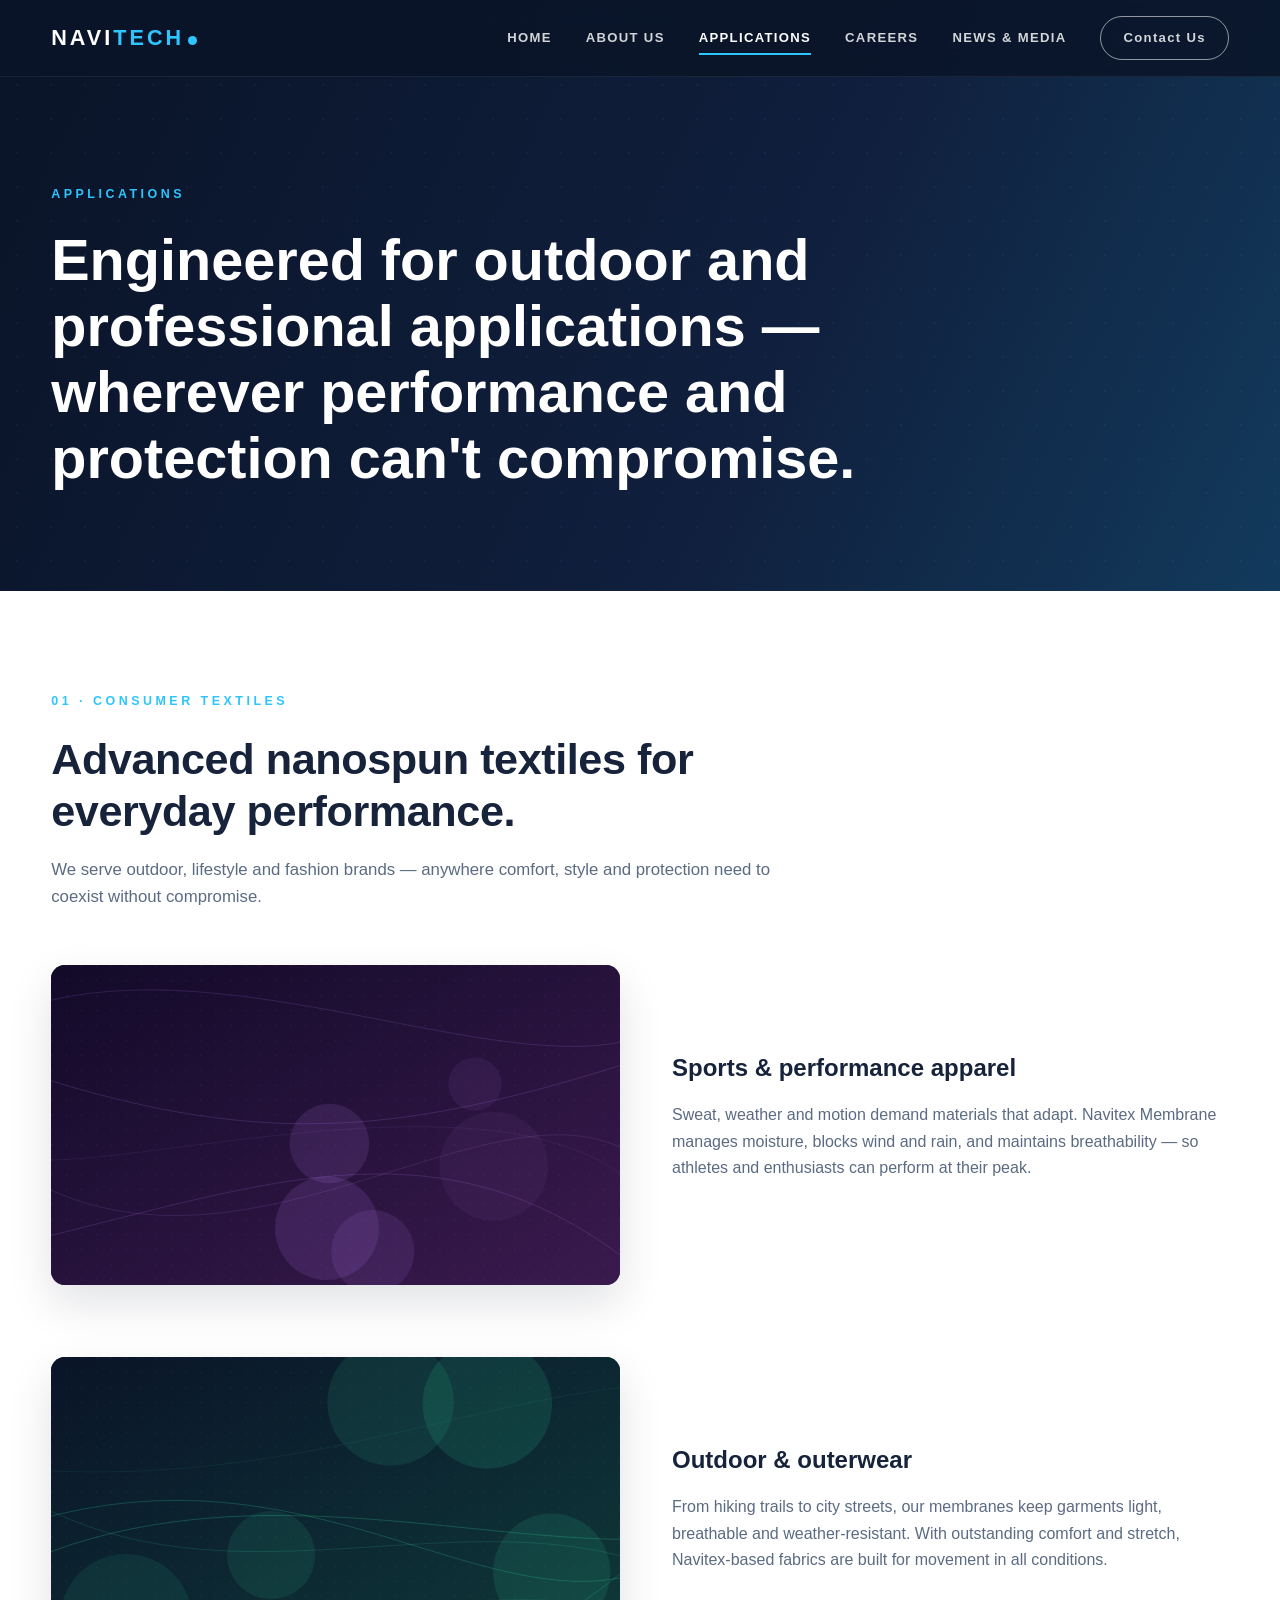
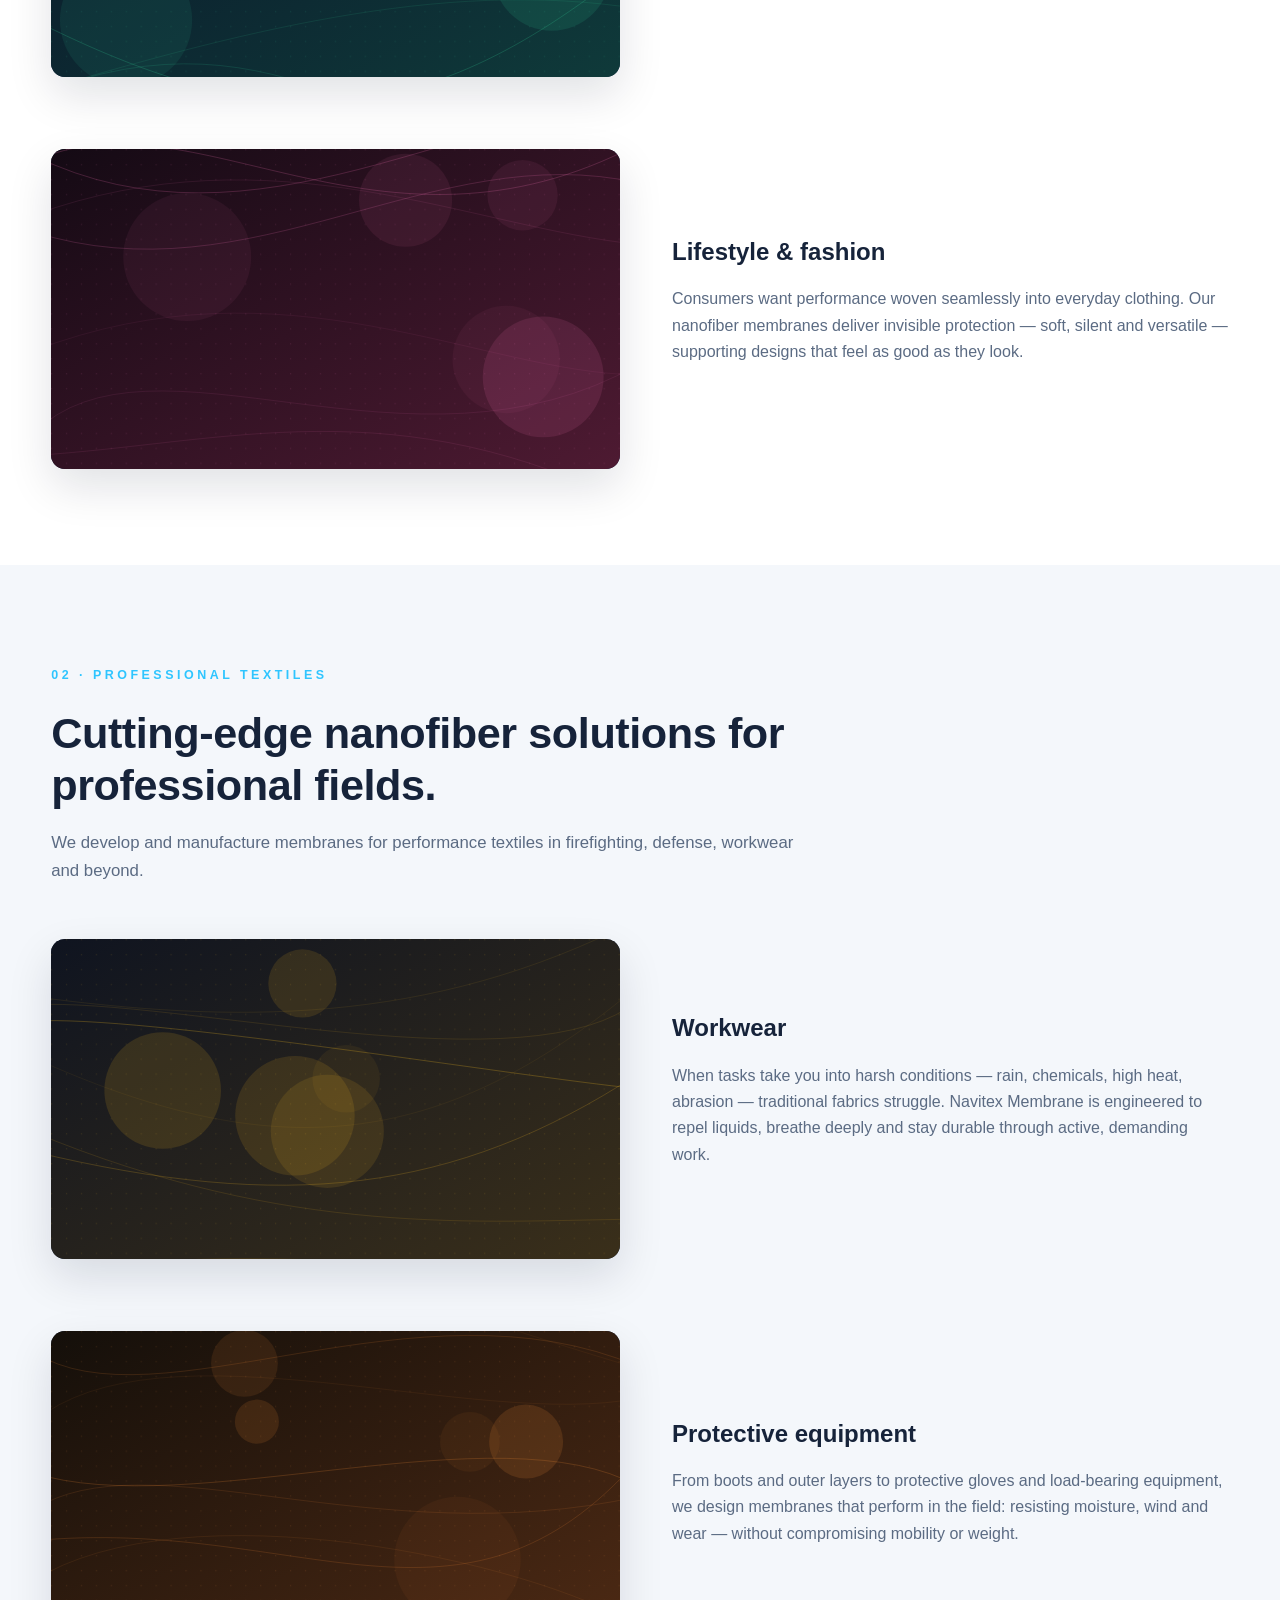
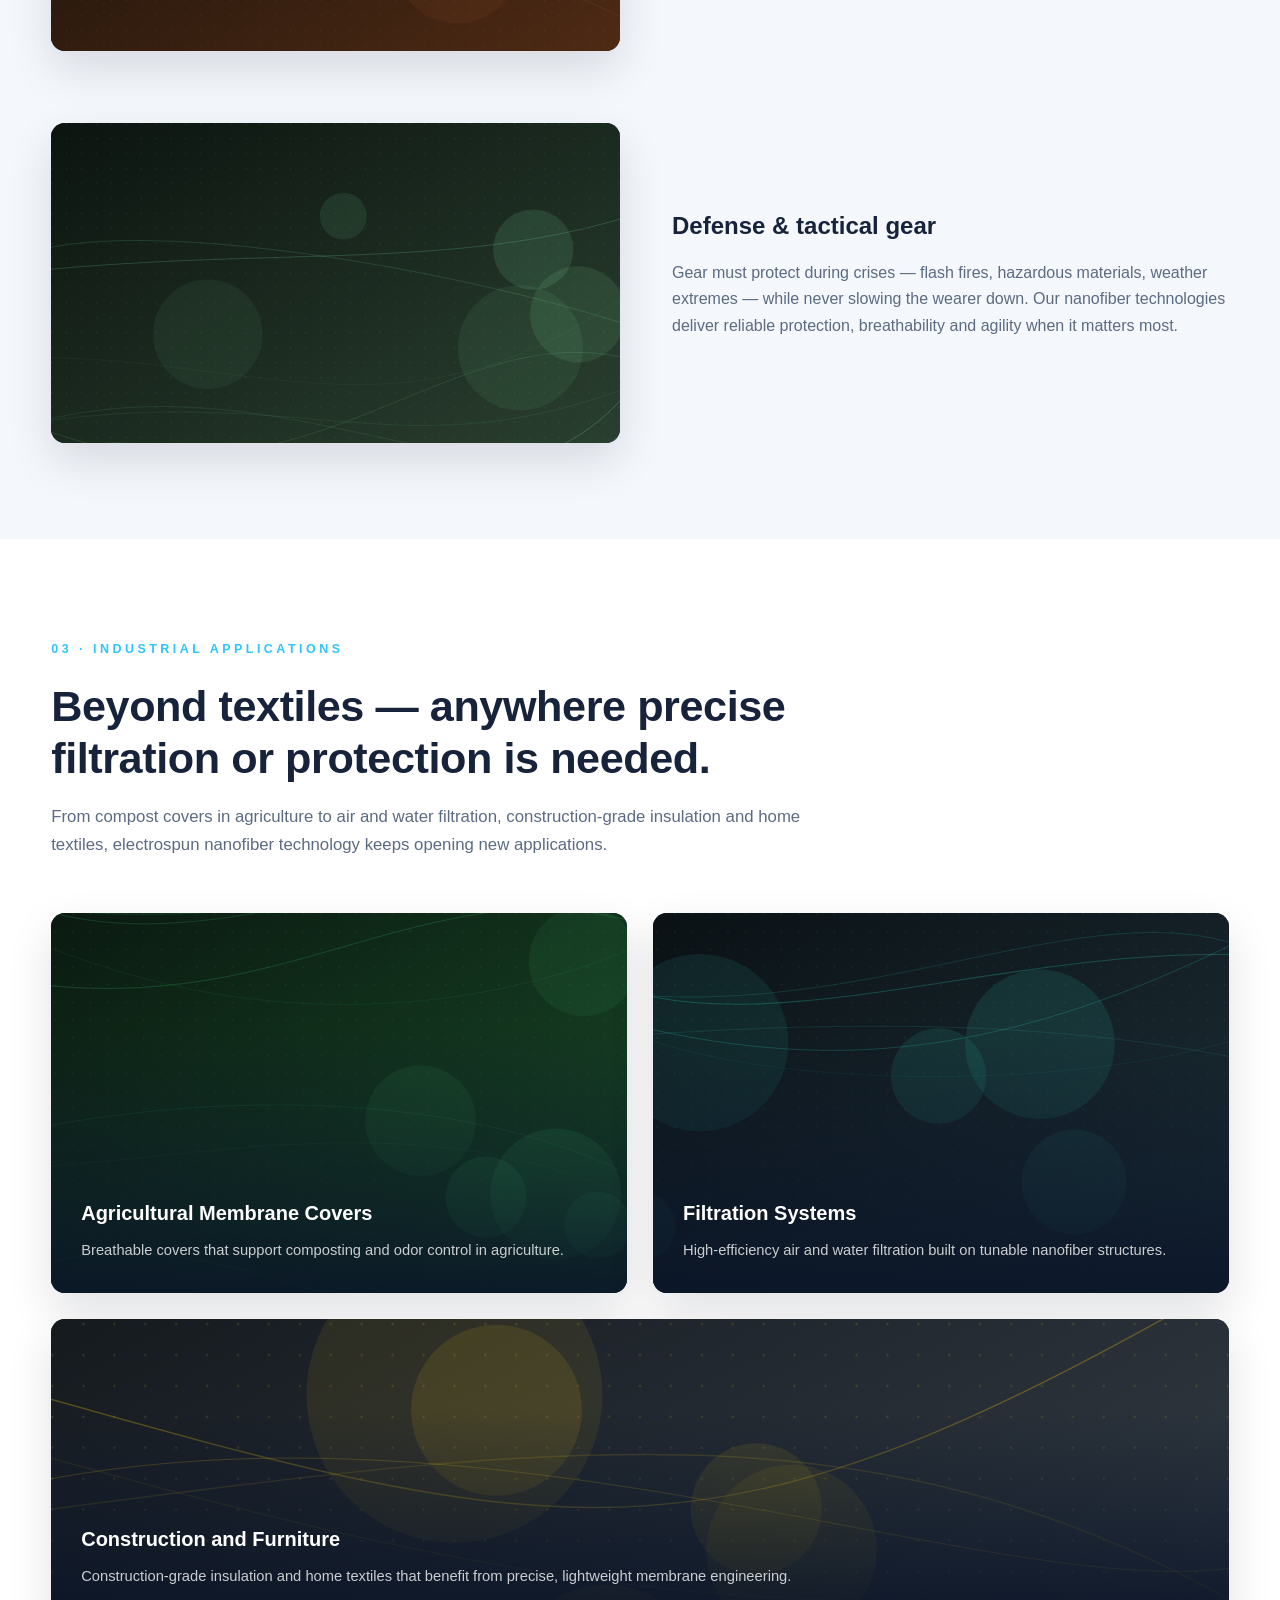
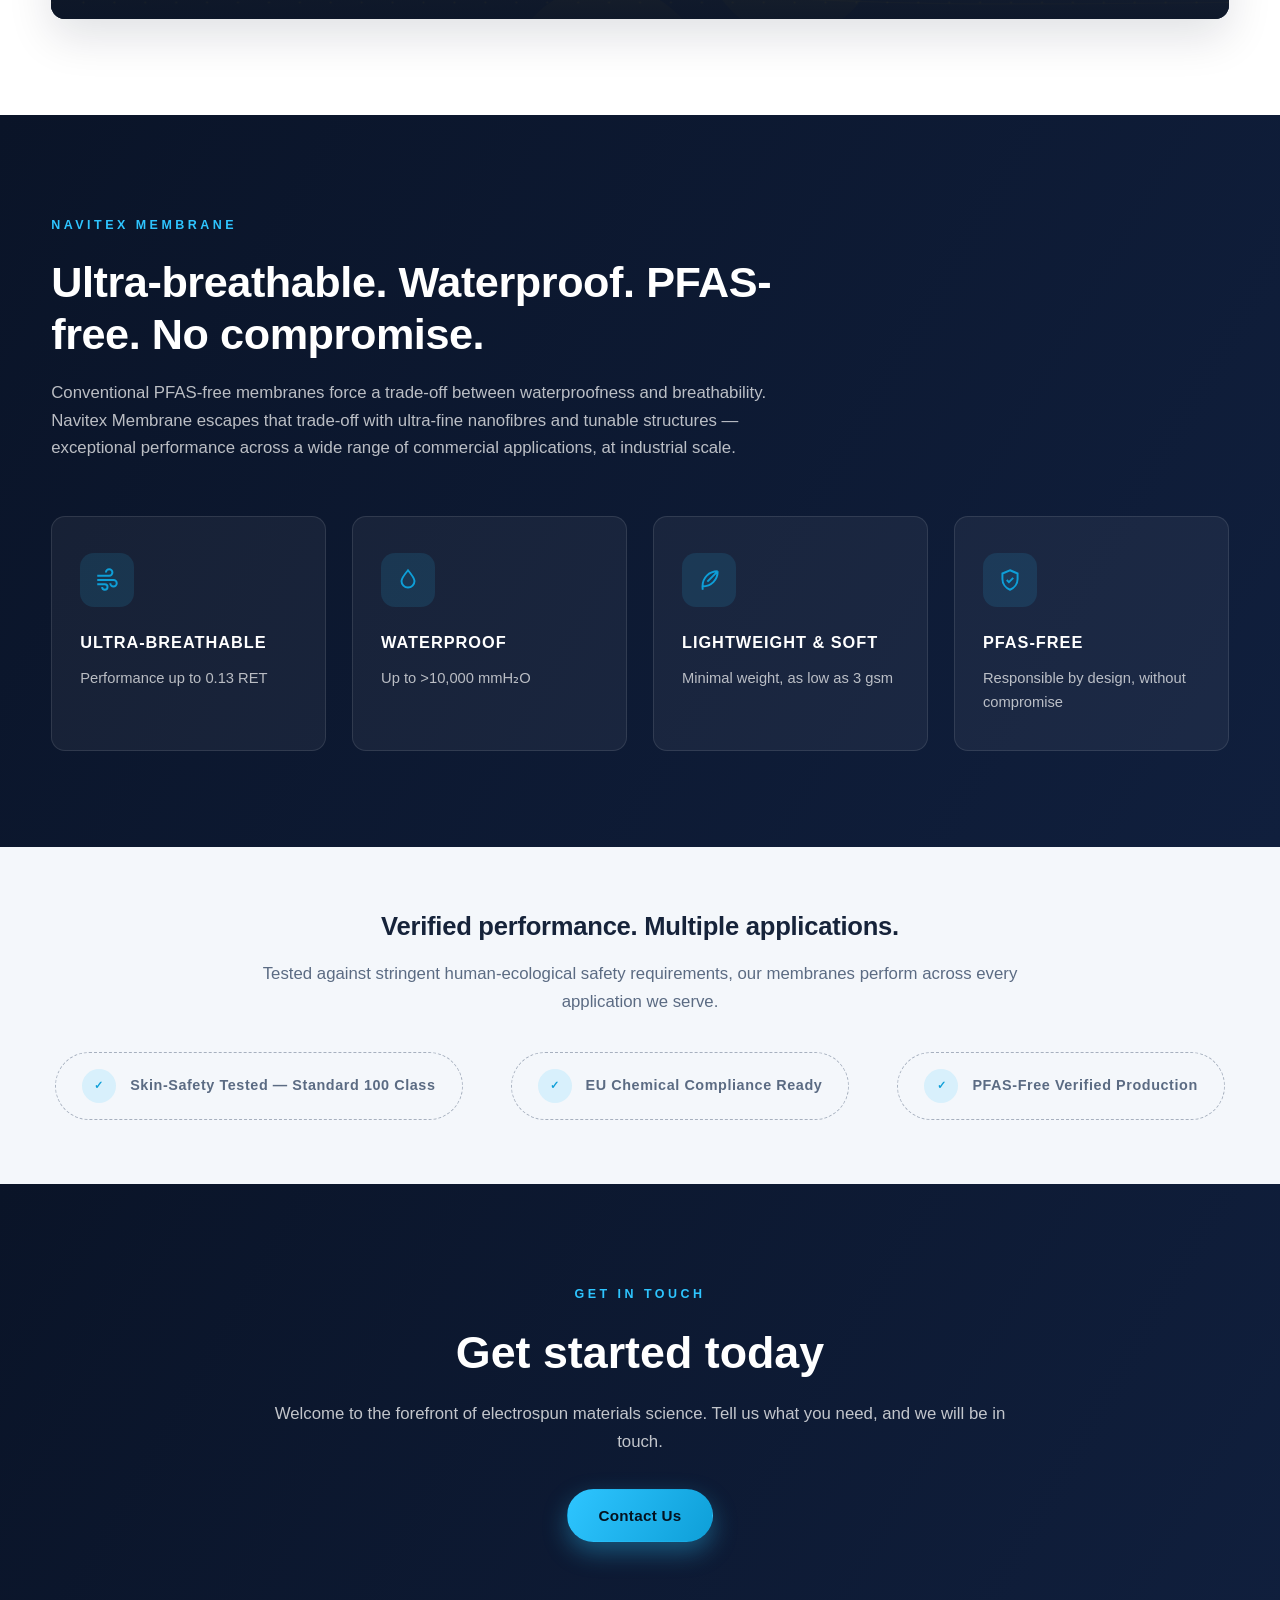
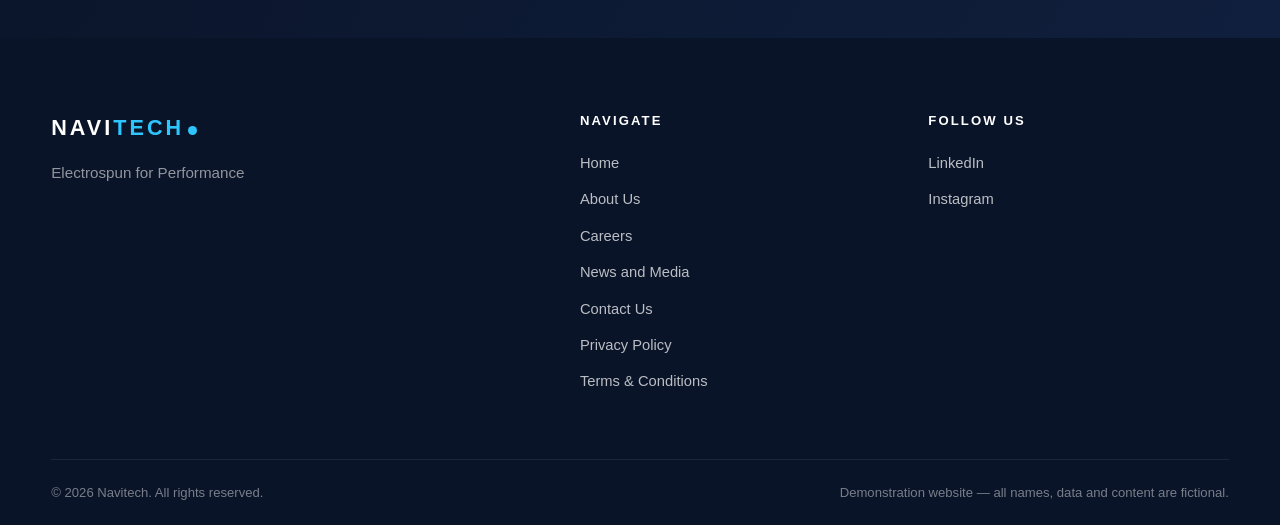
<file: applications.html>
<!DOCTYPE html>
<html lang="en">
<head>
  <meta charset="UTF-8" />
  <meta name="viewport" content="width=device-width, initial-scale=1.0" />
  <title>Applications — Navitech</title>
  <meta name="description" content="Navitex Membrane applications (fictional demo): consumer textiles, professional textiles and industrial applications." />
  <link rel="stylesheet" href="css/style.css" />
</head>
<body>

  <!-- ===================== HEADER ===================== -->
  <header class="site-header">
    <div class="container header-inner">
      <a href="index.html" class="logo">NAVI<span>TECH</span><i class="logo-dot"></i></a>
      <nav class="main-nav" id="mainNav">
        <a href="index.html">HOME</a>
        <a href="about.html">ABOUT US</a>
        <a href="applications.html" class="active">APPLICATIONS</a>
        <a href="careers.html">CAREERS</a>
        <a href="media.html">NEWS &amp; MEDIA</a>
        <a href="contact.html" class="btn btn-outline nav-cta">Contact Us</a>
      </nav>
      <button class="nav-toggle" id="navToggle" aria-label="Toggle menu">
        <span></span><span></span><span></span>
      </button>
    </div>
  </header>

  <!-- ===================== PAGE HERO ===================== -->
  <section class="page-hero">
    <div class="container">
      <span class="eyebrow">Applications</span>
      <h1>Engineered for outdoor and professional applications — wherever performance and protection can't compromise.</h1>
    </div>
  </section>

  <!-- ===================== CONSUMER ===================== -->
  <section class="section" id="consumer">
    <div class="container">
      <div class="section-head reveal">
        <span class="eyebrow">01 · Consumer Textiles</span>
        <h2>Advanced nanospun textiles for everyday performance.</h2>
        <p>We serve outdoor, lifestyle and fashion brands — anywhere comfort, style and protection need to coexist without compromise.</p>
      </div>
      <div class="split" style="margin-bottom:72px;">
        <div class="media ratio-169 reveal">
          <img src="assets/img/sports.svg" alt="Sports and performance apparel" loading="lazy" onerror="this.remove()" />
        </div>
        <div class="split-text reveal">
          <h2 style="font-size:1.5rem;">Sports &amp; performance apparel</h2>
          <p>Sweat, weather and motion demand materials that adapt. Navitex Membrane manages moisture, blocks wind and rain, and maintains breathability — so athletes and enthusiasts can perform at their peak.</p>
        </div>
      </div>
      <div class="split reverse" style="margin-bottom:72px;">
        <div class="split-text reveal">
          <h2 style="font-size:1.5rem;">Outdoor &amp; outerwear</h2>
          <p>From hiking trails to city streets, our membranes keep garments light, breathable and weather-resistant. With outstanding comfort and stretch, Navitex-based fabrics are built for movement in all conditions.</p>
        </div>
        <div class="media ratio-169 reveal">
          <img src="assets/img/outdoor.svg" alt="Outdoor and outerwear" loading="lazy" onerror="this.remove()" />
        </div>
      </div>
      <div class="split">
        <div class="media ratio-169 reveal">
          <img src="assets/img/fashion.svg" alt="Lifestyle and fashion" loading="lazy" onerror="this.remove()" />
        </div>
        <div class="split-text reveal">
          <h2 style="font-size:1.5rem;">Lifestyle &amp; fashion</h2>
          <p>Consumers want performance woven seamlessly into everyday clothing. Our nanofiber membranes deliver invisible protection — soft, silent and versatile — supporting designs that feel as good as they look.</p>
        </div>
      </div>
    </div>
  </section>

  <!-- ===================== PROFESSIONAL ===================== -->
  <section class="section section-soft" id="professional">
    <div class="container">
      <div class="section-head reveal">
        <span class="eyebrow">02 · Professional Textiles</span>
        <h2>Cutting-edge nanofiber solutions for professional fields.</h2>
        <p>We develop and manufacture membranes for performance textiles in firefighting, defense, workwear and beyond.</p>
      </div>
      <div class="split" style="margin-bottom:72px;">
        <div class="media ratio-169 reveal">
          <img src="assets/img/workwear.svg" alt="Workwear" loading="lazy" onerror="this.remove()" />
        </div>
        <div class="split-text reveal">
          <h2 style="font-size:1.5rem;">Workwear</h2>
          <p>When tasks take you into harsh conditions — rain, chemicals, high heat, abrasion — traditional fabrics struggle. Navitex Membrane is engineered to repel liquids, breathe deeply and stay durable through active, demanding work.</p>
        </div>
      </div>
      <div class="split reverse" style="margin-bottom:72px;">
        <div class="split-text reveal">
          <h2 style="font-size:1.5rem;">Protective equipment</h2>
          <p>From boots and outer layers to protective gloves and load-bearing equipment, we design membranes that perform in the field: resisting moisture, wind and wear — without compromising mobility or weight.</p>
        </div>
        <div class="media ratio-169 reveal">
          <img src="assets/img/protective.svg" alt="Protective equipment" loading="lazy" onerror="this.remove()" />
        </div>
      </div>
      <div class="split">
        <div class="media ratio-169 reveal">
          <img src="assets/img/defense.svg" alt="Defense and tactical gear" loading="lazy" onerror="this.remove()" />
        </div>
        <div class="split-text reveal">
          <h2 style="font-size:1.5rem;">Defense &amp; tactical gear</h2>
          <p>Gear must protect during crises — flash fires, hazardous materials, weather extremes — while never slowing the wearer down. Our nanofiber technologies deliver reliable protection, breathability and agility when it matters most.</p>
        </div>
      </div>
    </div>
  </section>

  <!-- ===================== INDUSTRIAL ===================== -->
  <section class="section" id="industrial">
    <div class="container">
      <div class="section-head reveal">
        <span class="eyebrow">03 · Industrial Applications</span>
        <h2>Beyond textiles — anywhere precise filtration or protection is needed.</h2>
        <p>From compost covers in agriculture to air and water filtration, construction-grade insulation and home textiles, electrospun nanofiber technology keeps opening new applications.</p>
      </div>
      <div class="app-grid">
        <article class="app-card reveal">
          <img src="assets/img/agriculture.svg" alt="Agricultural membrane covers" loading="lazy" onerror="this.remove()" />
          <div class="app-body">
            <h3>Agricultural Membrane Covers</h3>
            <p>Breathable covers that support composting and odor control in agriculture.</p>
          </div>
        </article>
        <article class="app-card reveal">
          <img src="assets/img/factory.svg" alt="Filtration systems" loading="lazy" onerror="this.remove()" />
          <div class="app-body">
            <h3>Filtration Systems</h3>
            <p>High-efficiency air and water filtration built on tunable nanofiber structures.</p>
          </div>
        </article>
      </div>
      <div class="app-grid" style="margin-top:26px;grid-template-columns:1fr;">
        <article class="app-card reveal" style="min-height:300px;">
          <img src="assets/img/construction.svg" alt="Construction and furniture" loading="lazy" onerror="this.remove()" />
          <div class="app-body">
            <h3>Construction and Furniture</h3>
            <p>Construction-grade insulation and home textiles that benefit from precise, lightweight membrane engineering.</p>
          </div>
        </article>
      </div>
    </div>
  </section>

  <!-- ===================== PERFORMANCE ===================== -->
  <section class="section section-dark">
    <div class="container">
      <div class="section-head reveal">
        <span class="eyebrow">Navitex Membrane</span>
        <h2>Ultra-breathable. Waterproof. PFAS-free. No compromise.</h2>
        <p>Conventional PFAS-free membranes force a trade-off between waterproofness and breathability. Navitex Membrane escapes that trade-off with ultra-fine nanofibres and tunable structures — exceptional performance across a wide range of commercial applications, at industrial scale.</p>
      </div>
      <div class="feat-grid">
        <div class="feat-card reveal">
          <div class="feat-icon">
            <svg viewBox="0 0 24 24"><path d="M3 8h11a3 3 0 1 0-3-3M3 12h15a3 3 0 1 1-3 3M3 16h7a2.5 2.5 0 1 1-2.5 2.5"/></svg>
          </div>
          <h3>Ultra-breathable</h3>
          <p>Performance up to 0.13 RET</p>
        </div>
        <div class="feat-card reveal">
          <div class="feat-icon">
            <svg viewBox="0 0 24 24"><path d="M12 3c3.5 4.2 6 7.2 6 10a6 6 0 1 1-12 0c0-2.8 2.5-5.8 6-10z"/></svg>
          </div>
          <h3>Waterproof</h3>
          <p>Up to &gt;10,000 mmH₂O</p>
        </div>
        <div class="feat-card reveal">
          <div class="feat-icon">
            <svg viewBox="0 0 24 24"><path d="M20 4c-8 0-14 6-14 14 0 1 .1 2 .3 3M20 4c0 8-6 14-14 14M20 4l-9.5 9.5"/></svg>
          </div>
          <h3>Lightweight &amp; Soft</h3>
          <p>Minimal weight, as low as 3 gsm</p>
        </div>
        <div class="feat-card reveal">
          <div class="feat-icon">
            <svg viewBox="0 0 24 24"><path d="M12 3l7 3v5c0 4.5-3 8.4-7 10-4-1.6-7-5.5-7-10V6l7-3z"/><path d="M9 12l2 2 4-4"/></svg>
          </div>
          <h3>PFAS-free</h3>
          <p>Responsible by design, without compromise</p>
        </div>
      </div>
    </div>
  </section>

  <!-- ===================== VERIFIED ===================== -->
  <section class="section section-soft" style="padding:64px 0;">
    <div class="container">
      <div class="section-head center reveal" style="margin-bottom:36px;">
        <h2 style="font-size:1.6rem;">Verified performance. Multiple applications.</h2>
        <p>Tested against stringent human-ecological safety requirements, our membranes perform across every application we serve.</p>
      </div>
      <div class="cert-strip reveal">
        <div class="cert-badge"><span class="dot">✓</span> Skin-Safety Tested — Standard 100 Class</div>
        <div class="cert-badge"><span class="dot">✓</span> EU Chemical Compliance Ready</div>
        <div class="cert-badge"><span class="dot">✓</span> PFAS-Free Verified Production</div>
      </div>
    </div>
  </section>

  <!-- ===================== CTA ===================== -->
  <section class="section section-dark">
    <div class="container cta-banner reveal">
      <span class="eyebrow">Get In Touch</span>
      <h2>Get started today</h2>
      <p>Welcome to the forefront of electrospun materials science. Tell us what you need, and we will be in touch.</p>
      <a href="contact.html" class="btn btn-primary">Contact Us</a>
    </div>
  </section>

  <!-- ===================== FOOTER ===================== -->
  <footer class="site-footer">
    <div class="container footer-grid">
      <div class="footer-brand">
        <a href="index.html" class="logo">NAVI<span>TECH</span><i class="logo-dot"></i></a>
        <p>Electrospun for Performance</p>
      </div>
      <div>
        <h4>Navigate</h4>
        <ul>
          <li><a href="index.html">Home</a></li>
          <li><a href="about.html">About Us</a></li>
          <li><a href="careers.html">Careers</a></li>
          <li><a href="media.html">News and Media</a></li>
          <li><a href="contact.html">Contact Us</a></li>
          <li><a href="#">Privacy Policy</a></li>
          <li><a href="#">Terms &amp; Conditions</a></li>
        </ul>
      </div>
      <div>
        <h4>Follow Us</h4>
        <ul>
          <li><a href="#">LinkedIn</a></li>
          <li><a href="#">Instagram</a></li>
        </ul>
      </div>
    </div>
    <div class="container footer-bottom">
      <p>© 2026 Navitech. All rights reserved.</p>
      <p>Demonstration website — all names, data and content are fictional.</p>
    </div>
  </footer>

  <script src="js/main.js"></script>
</body>
</html>
</file>
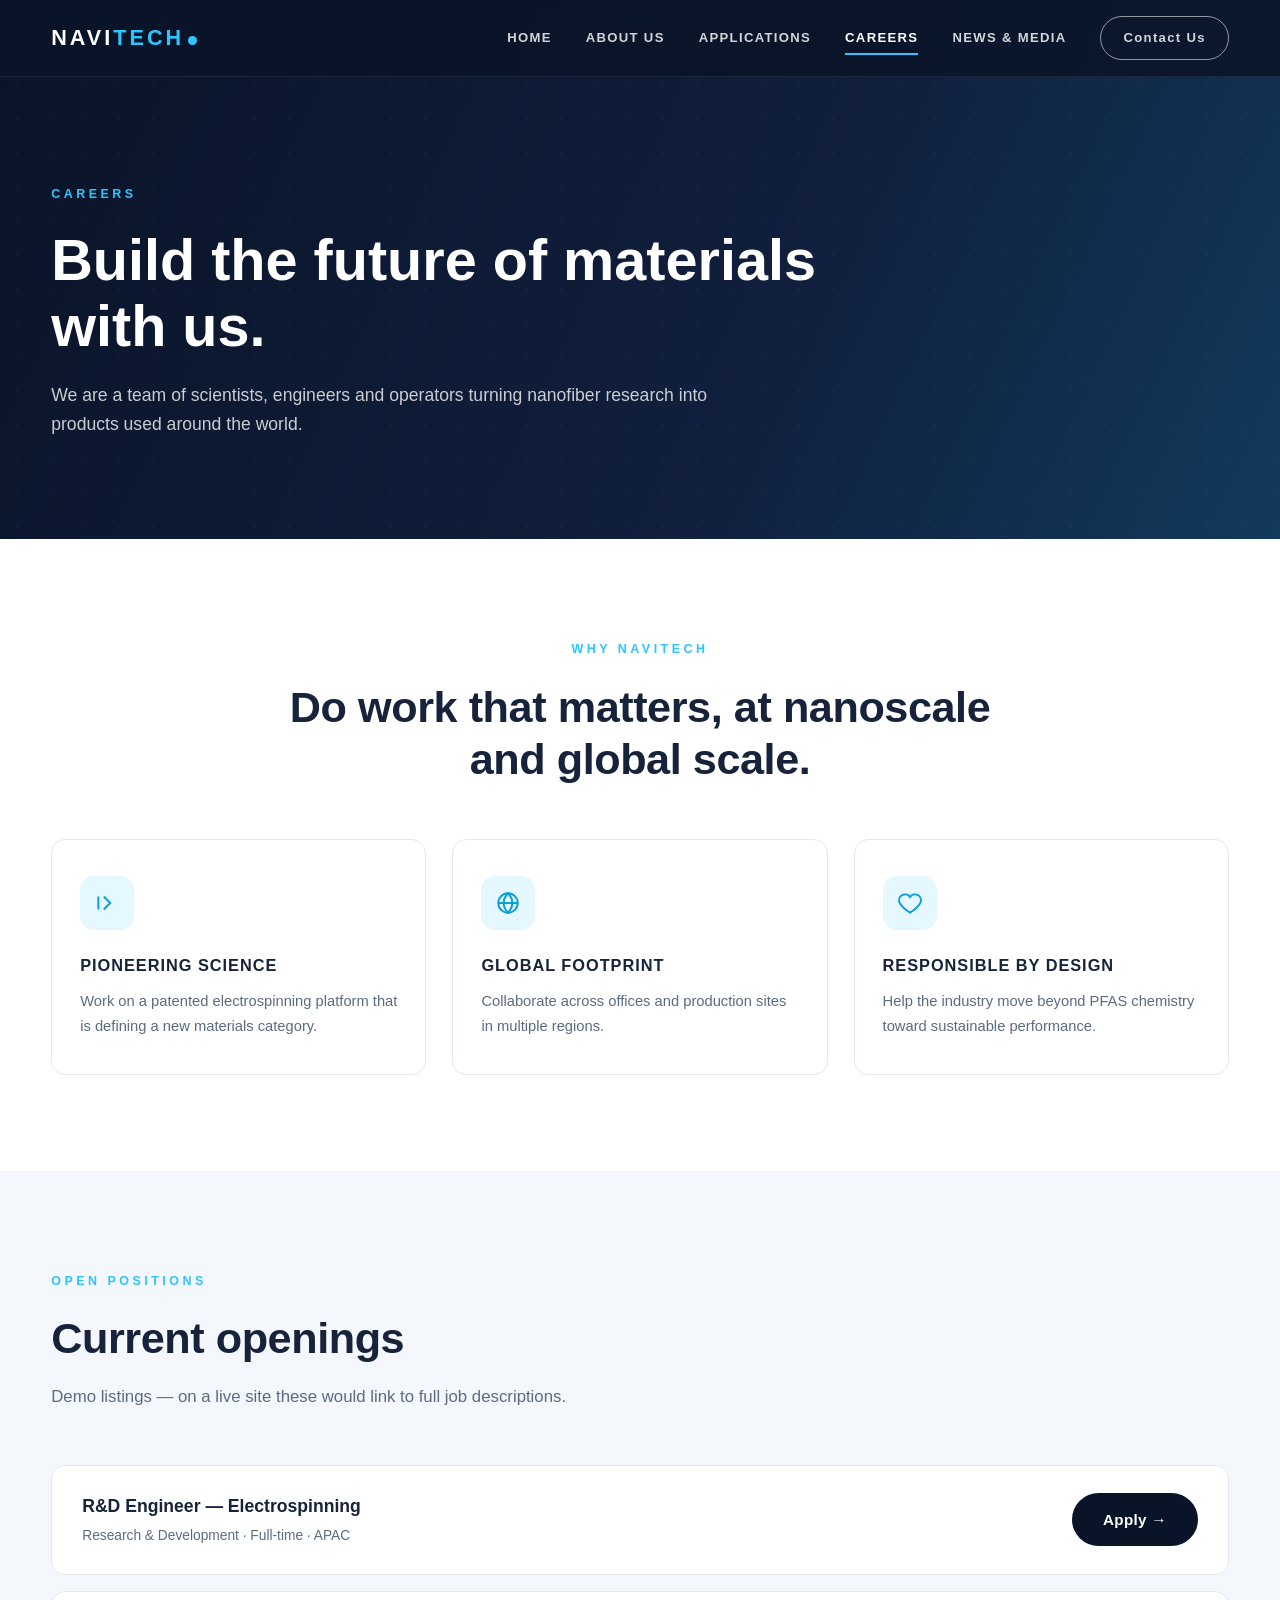
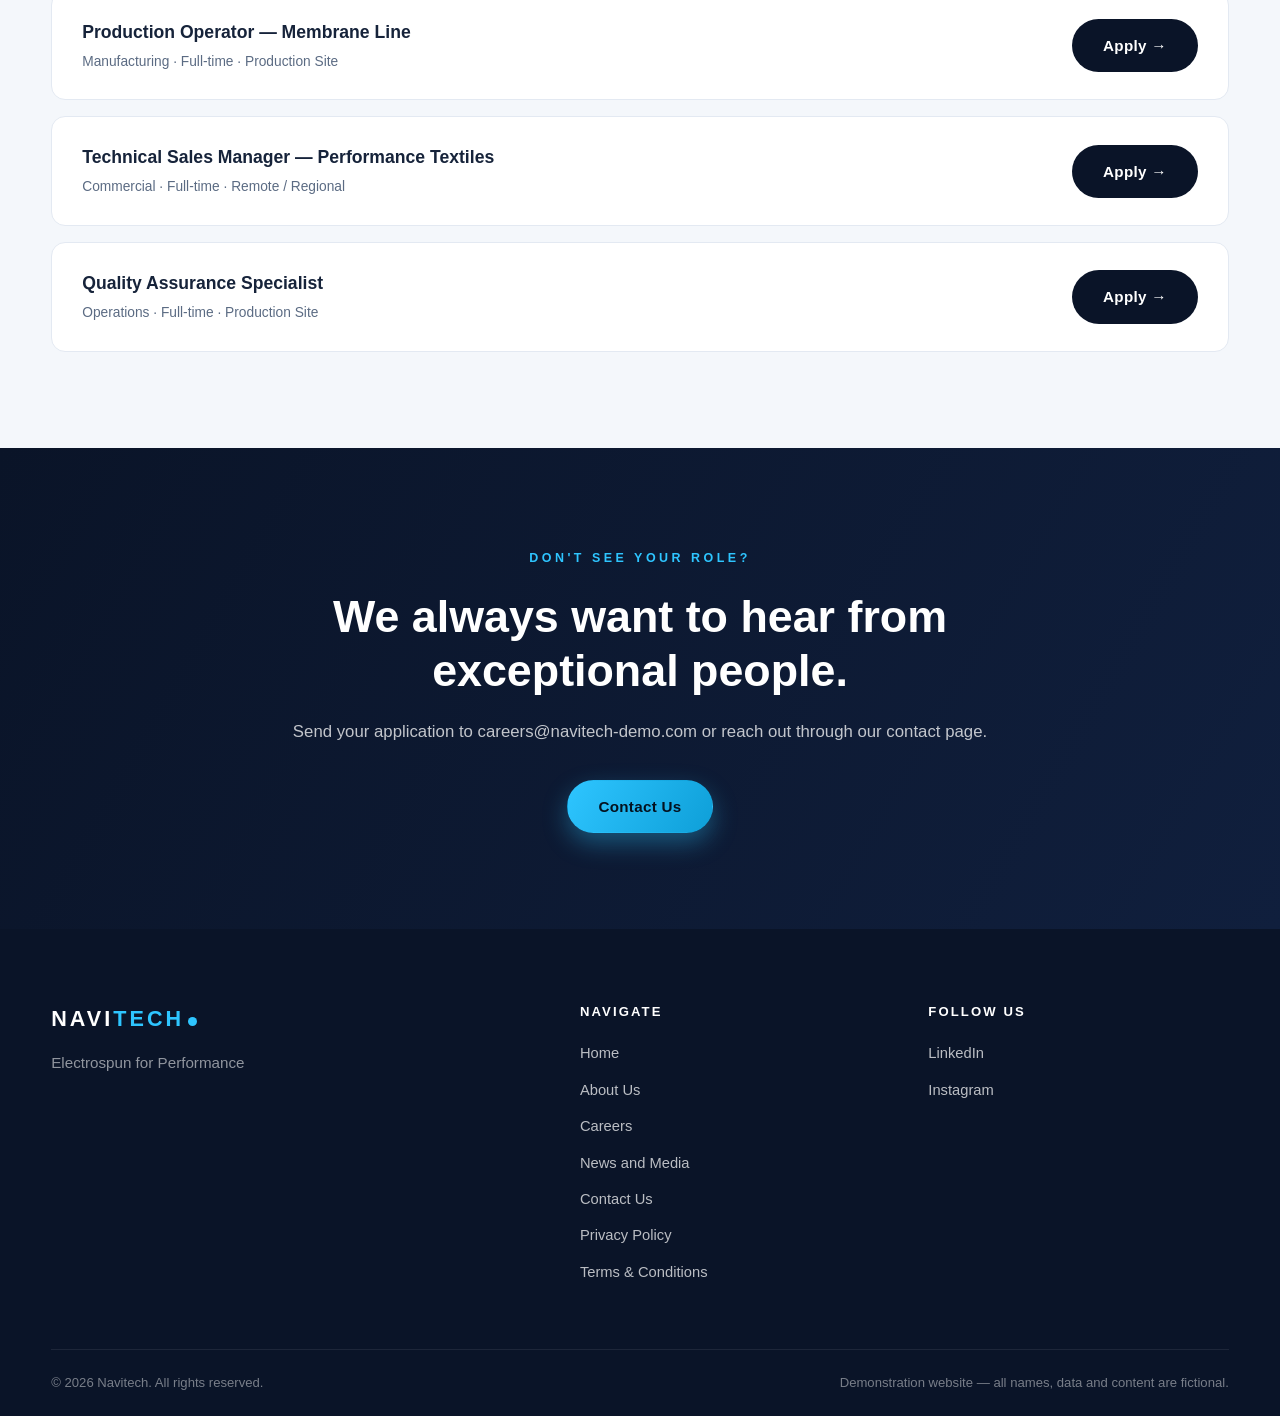
<file: careers.html>
<!DOCTYPE html>
<html lang="en">
<head>
  <meta charset="UTF-8" />
  <meta name="viewport" content="width=device-width, initial-scale=1.0" />
  <title>Careers — Navitech</title>
  <meta name="description" content="Careers at Navitech (fictional demo). Join a team commercializing electrospun nanofiber materials." />
  <link rel="stylesheet" href="css/style.css" />
</head>
<body>

  <!-- ===================== HEADER ===================== -->
  <header class="site-header">
    <div class="container header-inner">
      <a href="index.html" class="logo">NAVI<span>TECH</span><i class="logo-dot"></i></a>
      <nav class="main-nav" id="mainNav">
        <a href="index.html">HOME</a>
        <a href="about.html">ABOUT US</a>
        <a href="applications.html">APPLICATIONS</a>
        <a href="careers.html" class="active">CAREERS</a>
        <a href="media.html">NEWS &amp; MEDIA</a>
        <a href="contact.html" class="btn btn-outline nav-cta">Contact Us</a>
      </nav>
      <button class="nav-toggle" id="navToggle" aria-label="Toggle menu">
        <span></span><span></span><span></span>
      </button>
    </div>
  </header>

  <!-- ===================== PAGE HERO ===================== -->
  <section class="page-hero">
    <div class="container">
      <span class="eyebrow">Careers</span>
      <h1>Build the future of materials with us.</h1>
      <p class="lead">We are a team of scientists, engineers and operators turning nanofiber research into products used around the world.</p>
    </div>
  </section>

  <!-- ===================== WHY JOIN ===================== -->
  <section class="section">
    <div class="container">
      <div class="section-head center reveal">
        <span class="eyebrow">Why Navitech</span>
        <h2>Do work that matters, at nanoscale and global scale.</h2>
      </div>
      <div class="value-grid feat-grid" style="grid-template-columns:repeat(3,1fr);">
        <div class="feat-card reveal">
          <div class="feat-icon">
            <svg viewBox="0 0 24 24"><path d="M9 18l6-6-6-6"/><path d="M4 6v12"/></svg>
          </div>
          <h3>Pioneering Science</h3>
          <p>Work on a patented electrospinning platform that is defining a new materials category.</p>
        </div>
        <div class="feat-card reveal">
          <div class="feat-icon">
            <svg viewBox="0 0 24 24"><circle cx="12" cy="12" r="9"/><path d="M3 12h18M12 3c2.5 2.6 4 5.6 4 9s-1.5 6.4-4 9c-2.5-2.6-4-5.6-4-9s1.5-6.4 4-9z"/></svg>
          </div>
          <h3>Global Footprint</h3>
          <p>Collaborate across offices and production sites in multiple regions.</p>
        </div>
        <div class="feat-card reveal">
          <div class="feat-icon">
            <svg viewBox="0 0 24 24"><path d="M12 21s-7-4.6-9.5-9A5.5 5.5 0 0 1 12 6.5 5.5 5.5 0 0 1 21.5 12C19 16.4 12 21 12 21z"/></svg>
          </div>
          <h3>Responsible by Design</h3>
          <p>Help the industry move beyond PFAS chemistry toward sustainable performance.</p>
        </div>
      </div>
    </div>
  </section>

  <!-- ===================== OPEN ROLES ===================== -->
  <section class="section section-soft">
    <div class="container">
      <div class="section-head reveal">
        <span class="eyebrow">Open Positions</span>
        <h2>Current openings</h2>
        <p>Demo listings — on a live site these would link to full job descriptions.</p>
      </div>
      <div class="job-list">
        <div class="job-item reveal">
          <div>
            <h3>R&amp;D Engineer — Electrospinning</h3>
            <div class="job-meta">Research &amp; Development · Full-time · APAC</div>
          </div>
          <a href="contact.html" class="btn btn-dark">Apply →</a>
        </div>
        <div class="job-item reveal">
          <div>
            <h3>Production Operator — Membrane Line</h3>
            <div class="job-meta">Manufacturing · Full-time · Production Site</div>
          </div>
          <a href="contact.html" class="btn btn-dark">Apply →</a>
        </div>
        <div class="job-item reveal">
          <div>
            <h3>Technical Sales Manager — Performance Textiles</h3>
            <div class="job-meta">Commercial · Full-time · Remote / Regional</div>
          </div>
          <a href="contact.html" class="btn btn-dark">Apply →</a>
        </div>
        <div class="job-item reveal">
          <div>
            <h3>Quality Assurance Specialist</h3>
            <div class="job-meta">Operations · Full-time · Production Site</div>
          </div>
          <a href="contact.html" class="btn btn-dark">Apply →</a>
        </div>
      </div>
    </div>
  </section>

  <!-- ===================== CTA ===================== -->
  <section class="section section-dark">
    <div class="container cta-banner reveal">
      <span class="eyebrow">Don't see your role?</span>
      <h2>We always want to hear from exceptional people.</h2>
      <p>Send your application to careers@navitech-demo.com or reach out through our contact page.</p>
      <a href="contact.html" class="btn btn-primary">Contact Us</a>
    </div>
  </section>

  <!-- ===================== FOOTER ===================== -->
  <footer class="site-footer">
    <div class="container footer-grid">
      <div class="footer-brand">
        <a href="index.html" class="logo">NAVI<span>TECH</span><i class="logo-dot"></i></a>
        <p>Electrospun for Performance</p>
      </div>
      <div>
        <h4>Navigate</h4>
        <ul>
          <li><a href="index.html">Home</a></li>
          <li><a href="about.html">About Us</a></li>
          <li><a href="careers.html">Careers</a></li>
          <li><a href="media.html">News and Media</a></li>
          <li><a href="contact.html">Contact Us</a></li>
          <li><a href="#">Privacy Policy</a></li>
          <li><a href="#">Terms &amp; Conditions</a></li>
        </ul>
      </div>
      <div>
        <h4>Follow Us</h4>
        <ul>
          <li><a href="#">LinkedIn</a></li>
          <li><a href="#">Instagram</a></li>
        </ul>
      </div>
    </div>
    <div class="container footer-bottom">
      <p>© 2026 Navitech. All rights reserved.</p>
      <p>Demonstration website — all names, data and content are fictional.</p>
    </div>
  </footer>

  <script src="js/main.js"></script>
</body>
</html>
</file>
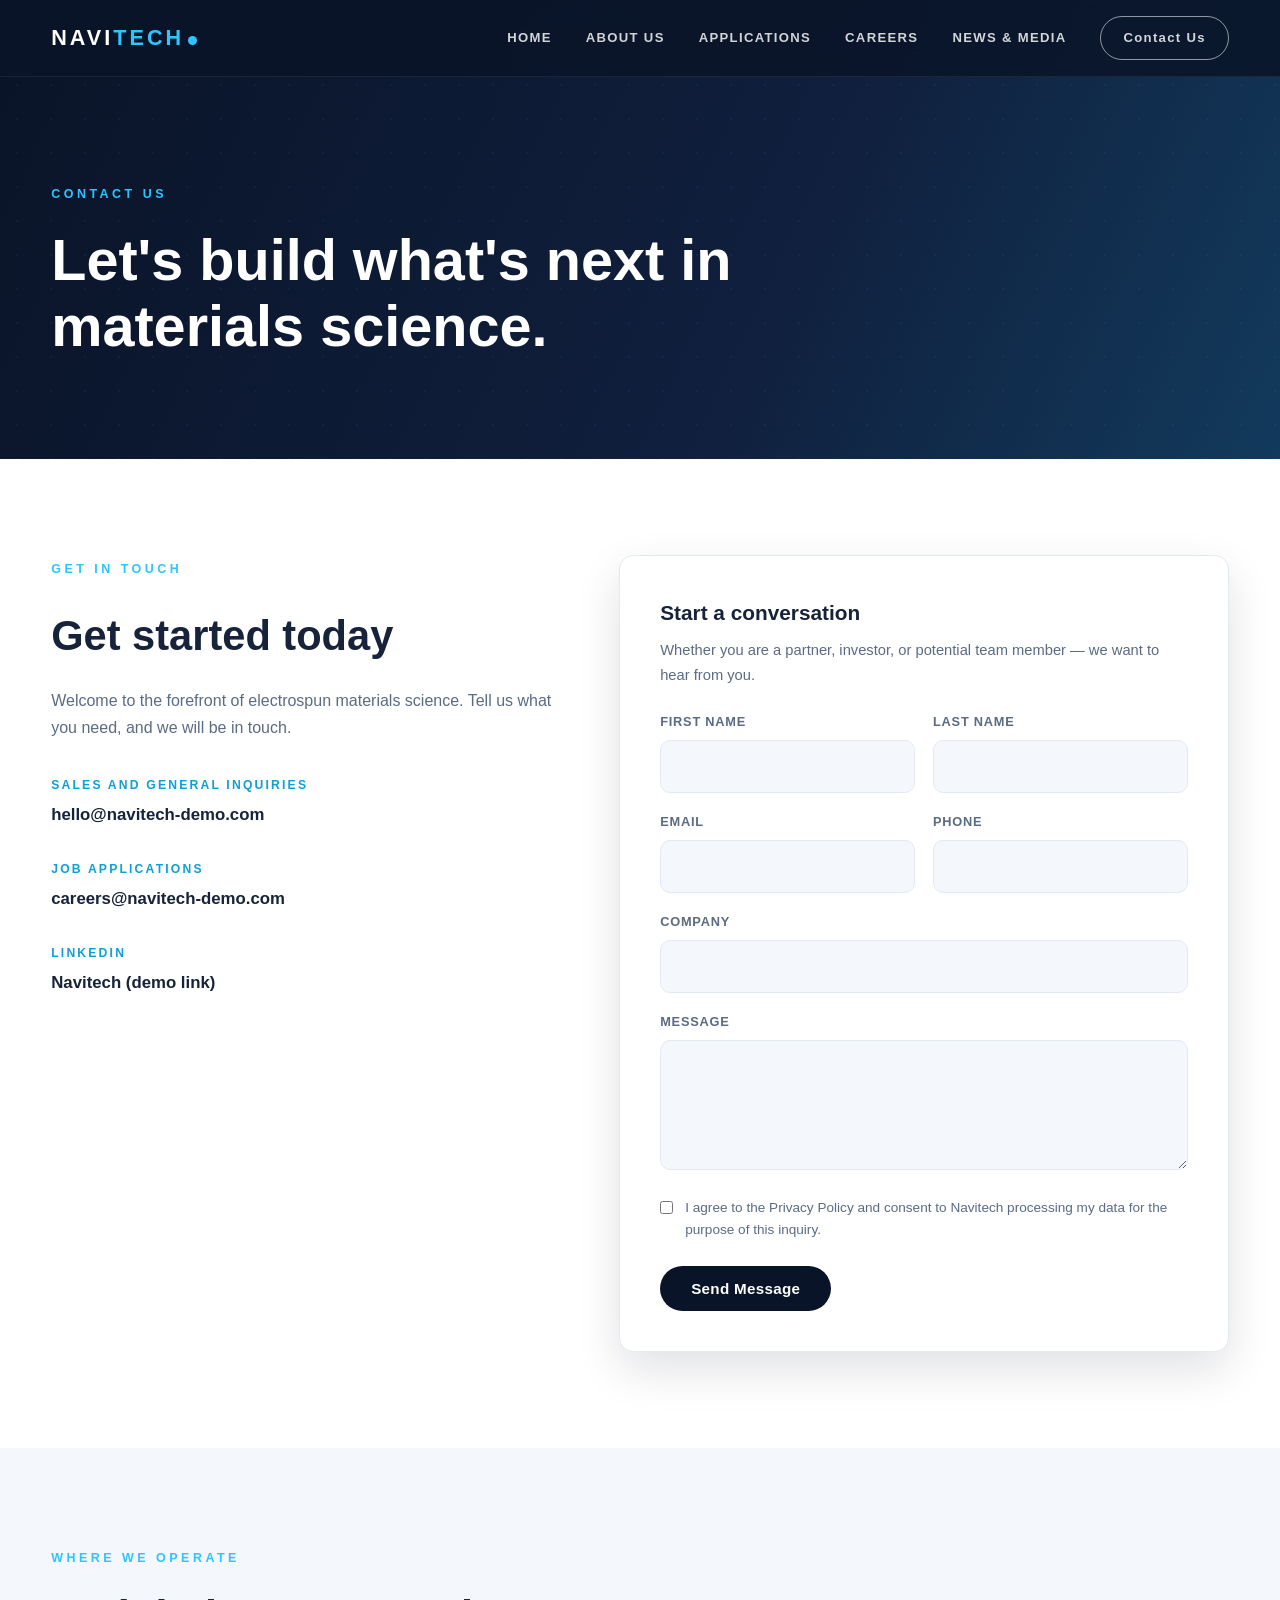
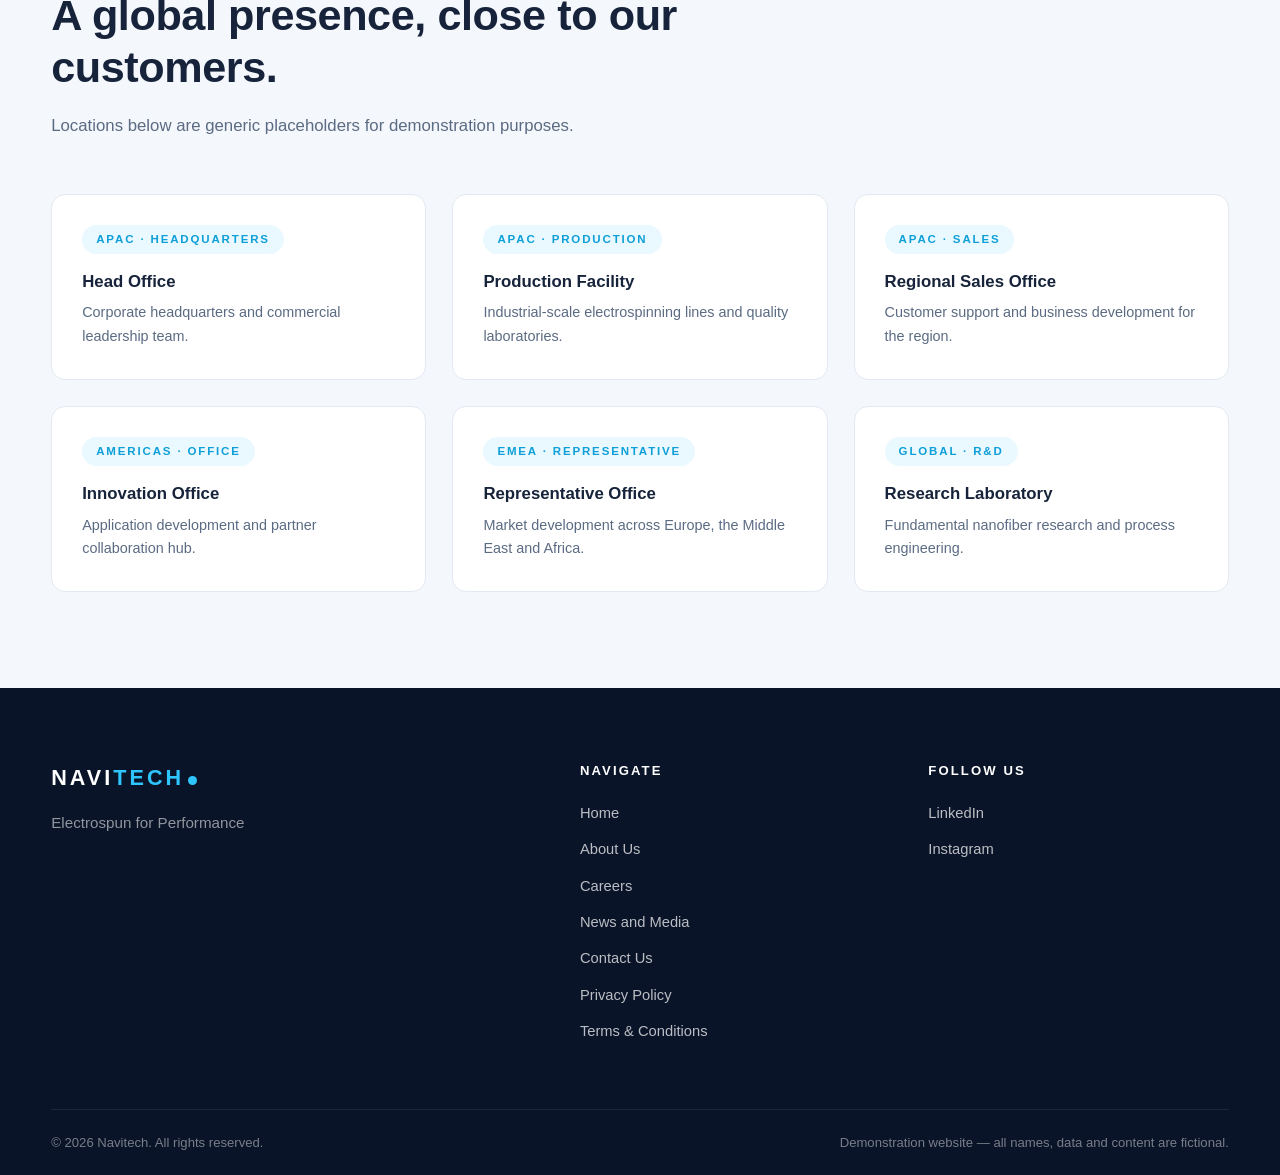
<file: contact.html>
<!DOCTYPE html>
<html lang="en">
<head>
  <meta charset="UTF-8" />
  <meta name="viewport" content="width=device-width, initial-scale=1.0" />
  <title>Contact Us — Navitech</title>
  <meta name="description" content="Contact Navitech (fictional demo)." />
  <link rel="stylesheet" href="css/style.css" />
</head>
<body>

  <!-- ===================== HEADER ===================== -->
  <header class="site-header">
    <div class="container header-inner">
      <a href="index.html" class="logo">NAVI<span>TECH</span><i class="logo-dot"></i></a>
      <nav class="main-nav" id="mainNav">
        <a href="index.html">HOME</a>
        <a href="about.html">ABOUT US</a>
        <a href="applications.html">APPLICATIONS</a>
        <a href="careers.html">CAREERS</a>
        <a href="media.html">NEWS &amp; MEDIA</a>
        <a href="contact.html" class="btn btn-outline nav-cta">Contact Us</a>
      </nav>
      <button class="nav-toggle" id="navToggle" aria-label="Toggle menu">
        <span></span><span></span><span></span>
      </button>
    </div>
  </header>

  <!-- ===================== PAGE HERO ===================== -->
  <section class="page-hero">
    <div class="container">
      <span class="eyebrow">Contact Us</span>
      <h1>Let's build what's next in materials science.</h1>
    </div>
  </section>

  <!-- ===================== CONTACT ===================== -->
  <section class="section">
    <div class="container contact-grid">
      <div class="reveal">
        <span class="eyebrow">Get In Touch</span>
        <h2 style="font-size:clamp(1.8rem,3.4vw,2.6rem);font-weight:800;margin-bottom:18px;">Get started today</h2>
        <p style="color:var(--muted);margin-bottom:34px;">Welcome to the forefront of electrospun materials science. Tell us what you need, and we will be in touch.</p>
        <ul class="contact-list">
          <li>
            <div class="cl-label">Sales and General Inquiries</div>
            <a href="mailto:hello@navitech-demo.com">hello@navitech-demo.com</a>
          </li>
          <li>
            <div class="cl-label">Job Applications</div>
            <a href="mailto:careers@navitech-demo.com">careers@navitech-demo.com</a>
          </li>
          <li>
            <div class="cl-label">LinkedIn</div>
            <a href="#">Navitech (demo link)</a>
          </li>
        </ul>
      </div>
      <div class="form-card reveal">
        <h3 style="font-size:1.3rem;font-weight:800;margin-bottom:8px;">Start a conversation</h3>
        <p style="color:var(--muted);font-size:0.92rem;margin-bottom:24px;">Whether you are a partner, investor, or potential team member — we want to hear from you.</p>
        <form data-demo-form>
          <div class="form-row">
            <div class="form-field">
              <label for="fn">First Name</label>
              <input id="fn" type="text" required />
            </div>
            <div class="form-field">
              <label for="ln">Last Name</label>
              <input id="ln" type="text" required />
            </div>
          </div>
          <div class="form-row">
            <div class="form-field">
              <label for="em">Email</label>
              <input id="em" type="email" required />
            </div>
            <div class="form-field">
              <label for="ph">Phone</label>
              <input id="ph" type="tel" />
            </div>
          </div>
          <div class="form-field">
            <label for="co">Company</label>
            <input id="co" type="text" />
          </div>
          <div class="form-field">
            <label for="msg">Message</label>
            <textarea id="msg" required></textarea>
          </div>
          <div class="form-consent">
            <input type="checkbox" id="consent" required />
            <label for="consent" style="text-transform:none;letter-spacing:0;font-weight:400;">I agree to the Privacy Policy and consent to Navitech processing my data for the purpose of this inquiry.</label>
          </div>
          <button type="submit" class="btn btn-dark">Send Message</button>
          <div class="form-success">Thank you — this is a demo form, so no data was sent. We would be in touch here on a live site.</div>
        </form>
      </div>
    </div>
  </section>

  <!-- ===================== OFFICES ===================== -->
  <section class="section section-soft">
    <div class="container">
      <div class="section-head reveal">
        <span class="eyebrow">Where We Operate</span>
        <h2>A global presence, close to our customers.</h2>
        <p>Locations below are generic placeholders for demonstration purposes.</p>
      </div>
      <div class="office-grid">
        <div class="office-card reveal">
          <span class="office-tag">APAC · Headquarters</span>
          <h3>Head Office</h3>
          <p>Corporate headquarters and commercial leadership team.</p>
        </div>
        <div class="office-card reveal">
          <span class="office-tag">APAC · Production</span>
          <h3>Production Facility</h3>
          <p>Industrial-scale electrospinning lines and quality laboratories.</p>
        </div>
        <div class="office-card reveal">
          <span class="office-tag">APAC · Sales</span>
          <h3>Regional Sales Office</h3>
          <p>Customer support and business development for the region.</p>
        </div>
        <div class="office-card reveal">
          <span class="office-tag">Americas · Office</span>
          <h3>Innovation Office</h3>
          <p>Application development and partner collaboration hub.</p>
        </div>
        <div class="office-card reveal">
          <span class="office-tag">EMEA · Representative</span>
          <h3>Representative Office</h3>
          <p>Market development across Europe, the Middle East and Africa.</p>
        </div>
        <div class="office-card reveal">
          <span class="office-tag">Global · R&amp;D</span>
          <h3>Research Laboratory</h3>
          <p>Fundamental nanofiber research and process engineering.</p>
        </div>
      </div>
    </div>
  </section>

  <!-- ===================== FOOTER ===================== -->
  <footer class="site-footer">
    <div class="container footer-grid">
      <div class="footer-brand">
        <a href="index.html" class="logo">NAVI<span>TECH</span><i class="logo-dot"></i></a>
        <p>Electrospun for Performance</p>
      </div>
      <div>
        <h4>Navigate</h4>
        <ul>
          <li><a href="index.html">Home</a></li>
          <li><a href="about.html">About Us</a></li>
          <li><a href="careers.html">Careers</a></li>
          <li><a href="media.html">News and Media</a></li>
          <li><a href="contact.html">Contact Us</a></li>
          <li><a href="#">Privacy Policy</a></li>
          <li><a href="#">Terms &amp; Conditions</a></li>
        </ul>
      </div>
      <div>
        <h4>Follow Us</h4>
        <ul>
          <li><a href="#">LinkedIn</a></li>
          <li><a href="#">Instagram</a></li>
        </ul>
      </div>
    </div>
    <div class="container footer-bottom">
      <p>© 2026 Navitech. All rights reserved.</p>
      <p>Demonstration website — all names, data and content are fictional.</p>
    </div>
  </footer>

  <script src="js/main.js"></script>
</body>
</html>
</file>
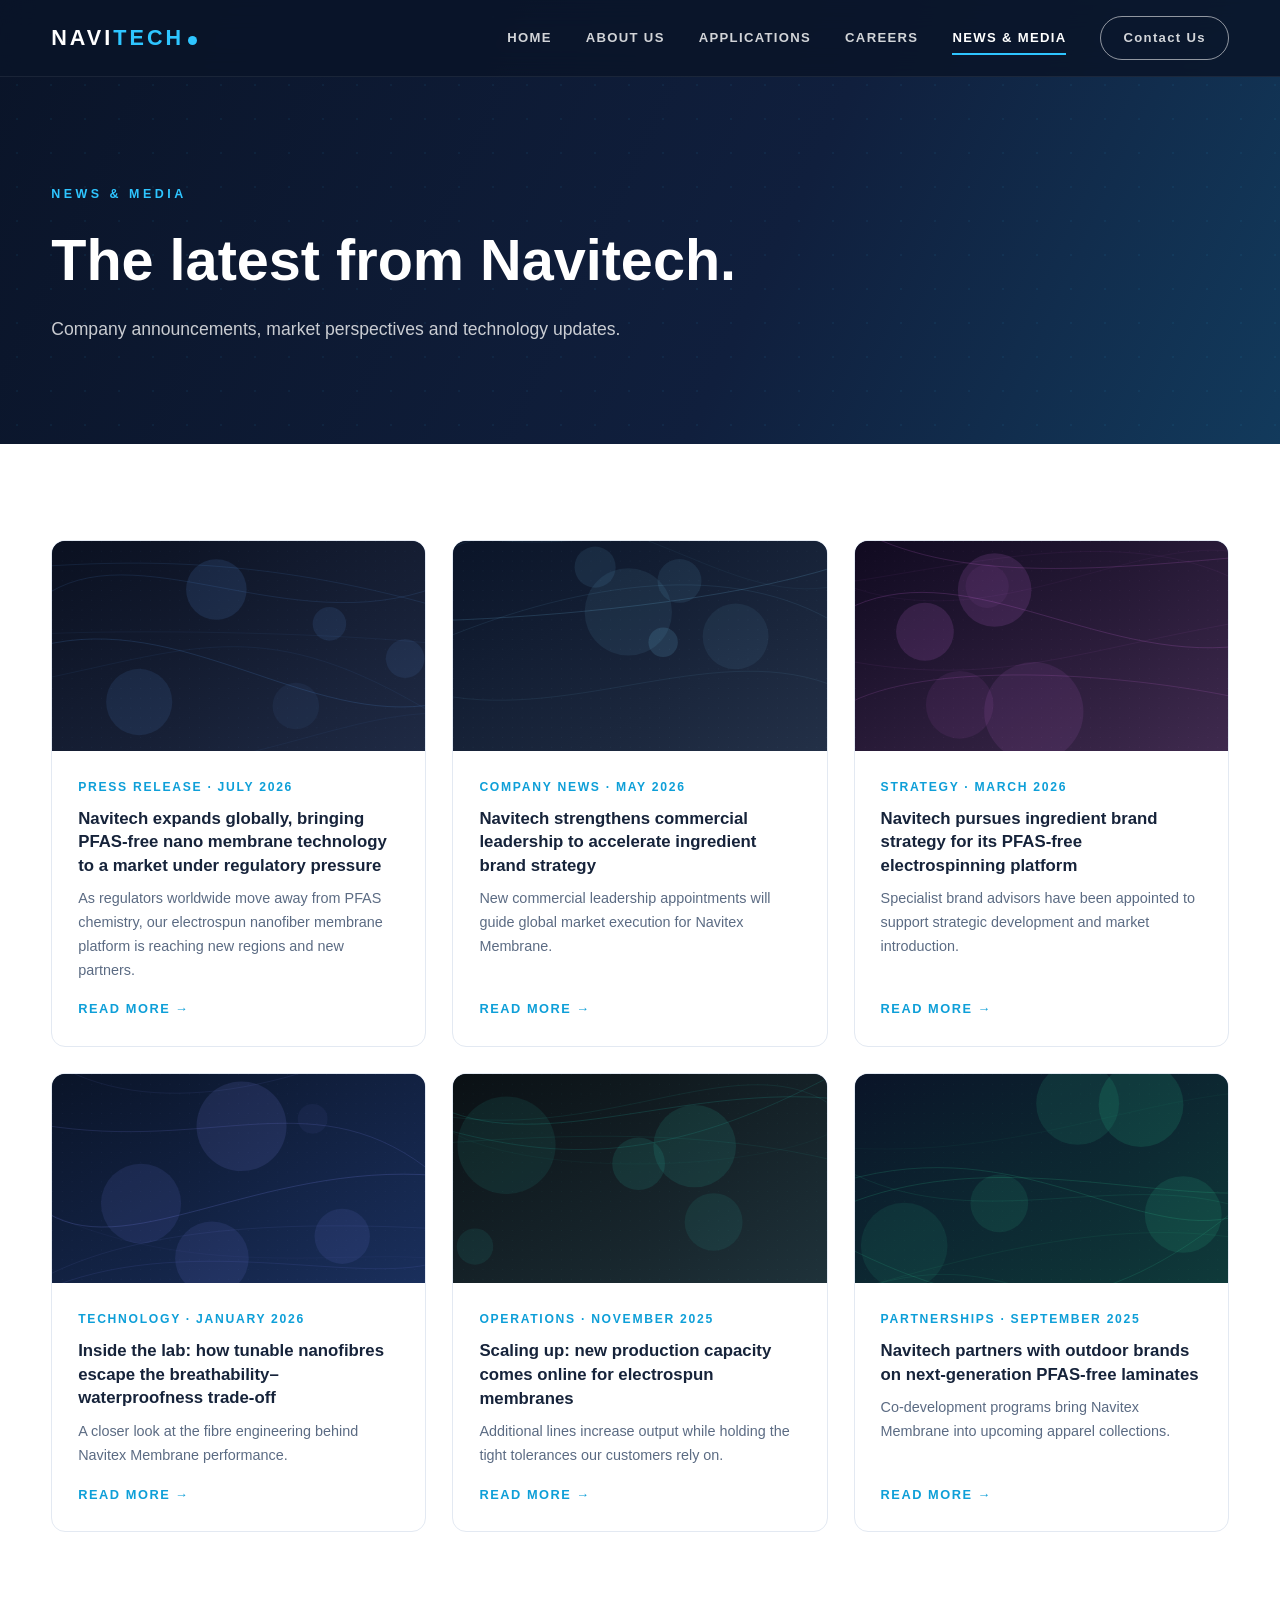
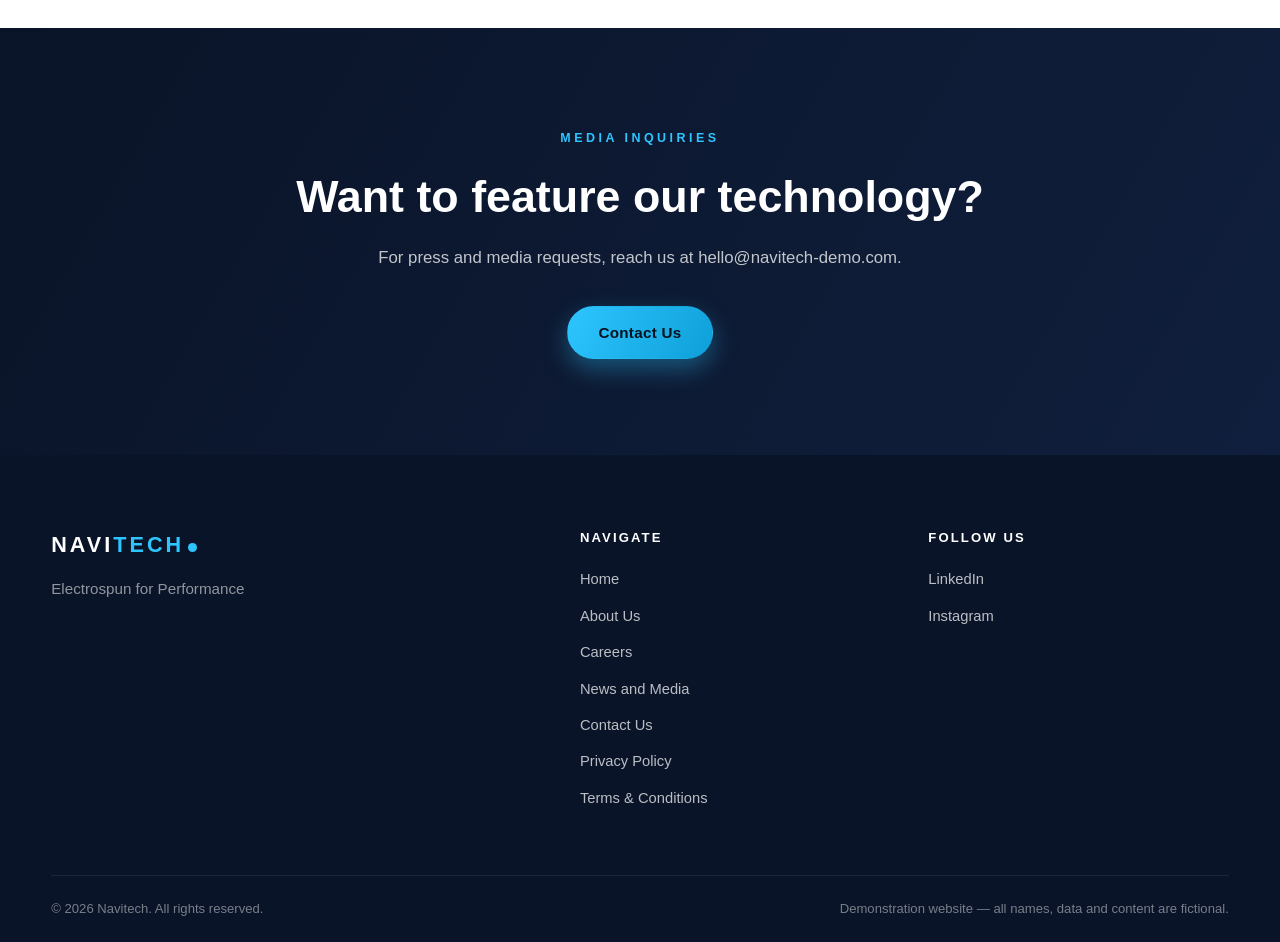
<file: media.html>
<!DOCTYPE html>
<html lang="en">
<head>
  <meta charset="UTF-8" />
  <meta name="viewport" content="width=device-width, initial-scale=1.0" />
  <title>News &amp; Media — Navitech</title>
  <meta name="description" content="News and media from Navitech (fictional demo)." />
  <link rel="stylesheet" href="css/style.css" />
</head>
<body>

  <!-- ===================== HEADER ===================== -->
  <header class="site-header">
    <div class="container header-inner">
      <a href="index.html" class="logo">NAVI<span>TECH</span><i class="logo-dot"></i></a>
      <nav class="main-nav" id="mainNav">
        <a href="index.html">HOME</a>
        <a href="about.html">ABOUT US</a>
        <a href="applications.html">APPLICATIONS</a>
        <a href="careers.html">CAREERS</a>
        <a href="media.html" class="active">NEWS &amp; MEDIA</a>
        <a href="contact.html" class="btn btn-outline nav-cta">Contact Us</a>
      </nav>
      <button class="nav-toggle" id="navToggle" aria-label="Toggle menu">
        <span></span><span></span><span></span>
      </button>
    </div>
  </header>

  <!-- ===================== PAGE HERO ===================== -->
  <section class="page-hero">
    <div class="container">
      <span class="eyebrow">News &amp; Media</span>
      <h1>The latest from Navitech.</h1>
      <p class="lead">Company announcements, market perspectives and technology updates.</p>
    </div>
  </section>

  <!-- ===================== NEWS ===================== -->
  <section class="section">
    <div class="container">
      <div class="news-grid">
        <article class="news-card reveal">
          <div class="media">
            <img src="assets/img/corporate.svg" alt="Global expansion" loading="lazy" onerror="this.remove()" />
          </div>
          <div class="news-body">
            <div class="news-date">Press Release · July 2026</div>
            <h3>Navitech expands globally, bringing PFAS-free nano membrane technology to a market under regulatory pressure</h3>
            <p>As regulators worldwide move away from PFAS chemistry, our electrospun nanofiber membrane platform is reaching new regions and new partners.</p>
            <a class="app-link" href="#">Read More →</a>
          </div>
        </article>
        <article class="news-card reveal">
          <div class="media">
            <img src="assets/img/meeting.svg" alt="Commercial leadership" loading="lazy" onerror="this.remove()" />
          </div>
          <div class="news-body">
            <div class="news-date">Company News · May 2026</div>
            <h3>Navitech strengthens commercial leadership to accelerate ingredient brand strategy</h3>
            <p>New commercial leadership appointments will guide global market execution for Navitex Membrane.</p>
            <a class="app-link" href="#">Read More →</a>
          </div>
        </article>
        <article class="news-card reveal">
          <div class="media">
            <img src="assets/img/textiles.svg" alt="Ingredient brand strategy" loading="lazy" onerror="this.remove()" />
          </div>
          <div class="news-body">
            <div class="news-date">Strategy · March 2026</div>
            <h3>Navitech pursues ingredient brand strategy for its PFAS-free electrospinning platform</h3>
            <p>Specialist brand advisors have been appointed to support strategic development and market introduction.</p>
            <a class="app-link" href="#">Read More →</a>
          </div>
        </article>
        <article class="news-card reveal">
          <div class="media">
            <img src="assets/img/research.svg" alt="Laboratory research" loading="lazy" onerror="this.remove()" />
          </div>
          <div class="news-body">
            <div class="news-date">Technology · January 2026</div>
            <h3>Inside the lab: how tunable nanofibres escape the breathability–waterproofness trade-off</h3>
            <p>A closer look at the fibre engineering behind Navitex Membrane performance.</p>
            <a class="app-link" href="#">Read More →</a>
          </div>
        </article>
        <article class="news-card reveal">
          <div class="media">
            <img src="assets/img/factory.svg" alt="Production scale-up" loading="lazy" onerror="this.remove()" />
          </div>
          <div class="news-body">
            <div class="news-date">Operations · November 2025</div>
            <h3>Scaling up: new production capacity comes online for electrospun membranes</h3>
            <p>Additional lines increase output while holding the tight tolerances our customers rely on.</p>
            <a class="app-link" href="#">Read More →</a>
          </div>
        </article>
        <article class="news-card reveal">
          <div class="media">
            <img src="assets/img/outdoor.svg" alt="Outdoor partnership" loading="lazy" onerror="this.remove()" />
          </div>
          <div class="news-body">
            <div class="news-date">Partnerships · September 2025</div>
            <h3>Navitech partners with outdoor brands on next-generation PFAS-free laminates</h3>
            <p>Co-development programs bring Navitex Membrane into upcoming apparel collections.</p>
            <a class="app-link" href="#">Read More →</a>
          </div>
        </article>
      </div>
    </div>
  </section>

  <!-- ===================== CTA ===================== -->
  <section class="section section-dark">
    <div class="container cta-banner reveal">
      <span class="eyebrow">Media Inquiries</span>
      <h2>Want to feature our technology?</h2>
      <p>For press and media requests, reach us at hello@navitech-demo.com.</p>
      <a href="contact.html" class="btn btn-primary">Contact Us</a>
    </div>
  </section>

  <!-- ===================== FOOTER ===================== -->
  <footer class="site-footer">
    <div class="container footer-grid">
      <div class="footer-brand">
        <a href="index.html" class="logo">NAVI<span>TECH</span><i class="logo-dot"></i></a>
        <p>Electrospun for Performance</p>
      </div>
      <div>
        <h4>Navigate</h4>
        <ul>
          <li><a href="index.html">Home</a></li>
          <li><a href="about.html">About Us</a></li>
          <li><a href="careers.html">Careers</a></li>
          <li><a href="media.html">News and Media</a></li>
          <li><a href="contact.html">Contact Us</a></li>
          <li><a href="#">Privacy Policy</a></li>
          <li><a href="#">Terms &amp; Conditions</a></li>
        </ul>
      </div>
      <div>
        <h4>Follow Us</h4>
        <ul>
          <li><a href="#">LinkedIn</a></li>
          <li><a href="#">Instagram</a></li>
        </ul>
      </div>
    </div>
    <div class="container footer-bottom">
      <p>© 2026 Navitech. All rights reserved.</p>
      <p>Demonstration website — all names, data and content are fictional.</p>
    </div>
  </footer>

  <script src="js/main.js"></script>
</body>
</html>
</file>
<file: css/style.css>
/* ============================================================
   NAVITECH — Demo Website Stylesheet
   Fictional demo site. All company info is desensitized.
   ============================================================ */

:root {
  --navy: #0a1428;
  --navy-2: #101f3d;
  --navy-3: #16294f;
  --accent: #2ec5ff;
  --accent-dark: #0e9fd8;
  --ink: #16233a;
  --muted: #5b6b83;
  --line: #e3e9f2;
  --bg: #ffffff;
  --bg-soft: #f4f7fb;
  --radius: 14px;
  --shadow: 0 18px 45px rgba(10, 20, 40, 0.12);
  --font: "Inter", -apple-system, BlinkMacSystemFont, "Segoe UI", "PingFang SC", "Microsoft YaHei", "Helvetica Neue", Arial, sans-serif;
}

* { margin: 0; padding: 0; box-sizing: border-box; }

html { scroll-behavior: smooth; }

body {
  font-family: var(--font);
  color: var(--ink);
  background: var(--bg);
  line-height: 1.65;
  -webkit-font-smoothing: antialiased;
}

img { max-width: 100%; display: block; }
a { color: inherit; text-decoration: none; }
ul { list-style: none; }

.container {
  width: min(1180px, 92%);
  margin: 0 auto;
}

/* ---------- Buttons ---------- */
.btn {
  display: inline-block;
  padding: 13px 30px;
  border-radius: 999px;
  font-weight: 600;
  font-size: 0.95rem;
  letter-spacing: 0.02em;
  transition: transform 0.2s ease, box-shadow 0.2s ease, background 0.2s ease;
  cursor: pointer;
  border: 1.5px solid transparent;
}
.btn:hover { transform: translateY(-2px); }
.btn-primary {
  background: linear-gradient(120deg, var(--accent), var(--accent-dark));
  color: #04121f;
  box-shadow: 0 10px 25px rgba(46, 197, 255, 0.35);
}
.btn-outline { border-color: rgba(255, 255, 255, 0.55); color: #fff; }
.btn-outline:hover { background: rgba(255, 255, 255, 0.12); }
.btn-dark { background: var(--navy); color: #fff; }
.btn-dark:hover { background: var(--navy-3); }

/* ---------- Header ---------- */
.site-header {
  position: fixed;
  inset: 0 0 auto 0;
  z-index: 100;
  background: rgba(10, 20, 40, 0.85);
  backdrop-filter: blur(14px);
  -webkit-backdrop-filter: blur(14px);
  border-bottom: 1px solid rgba(255, 255, 255, 0.07);
  transition: box-shadow 0.25s ease;
}
.site-header.scrolled { box-shadow: 0 8px 30px rgba(0, 0, 0, 0.35); }

.header-inner {
  display: flex;
  align-items: center;
  justify-content: space-between;
  height: 76px;
}

.logo {
  font-size: 1.35rem;
  font-weight: 800;
  letter-spacing: 0.14em;
  color: #fff;
}
.logo span { color: var(--accent); }
.logo .logo-dot {
  display: inline-block;
  width: 9px; height: 9px;
  border-radius: 50%;
  background: var(--accent);
  margin-left: 4px;
}

.main-nav { display: flex; align-items: center; gap: 34px; }
.main-nav > a {
  color: rgba(255, 255, 255, 0.82);
  font-size: 0.82rem;
  font-weight: 600;
  letter-spacing: 0.1em;
  position: relative;
  padding: 6px 0;
}
.main-nav > a::after {
  content: "";
  position: absolute;
  left: 0; bottom: 0;
  width: 0; height: 2px;
  background: var(--accent);
  transition: width 0.25s ease;
}
.main-nav > a:hover, .main-nav > a.active { color: #fff; }
.main-nav > a:hover::after, .main-nav > a.active::after { width: 100%; }
.main-nav .nav-cta {
  font-size: 0.82rem;
  padding: 10px 22px;
}
.main-nav .nav-cta::after { display: none; }

.nav-toggle {
  display: none;
  flex-direction: column;
  gap: 5px;
  background: none;
  border: none;
  cursor: pointer;
  padding: 8px;
}
.nav-toggle span {
  width: 24px; height: 2px;
  background: #fff;
  transition: transform 0.25s ease, opacity 0.25s ease;
}
.nav-toggle.open span:nth-child(1) { transform: translateY(7px) rotate(45deg); }
.nav-toggle.open span:nth-child(2) { opacity: 0; }
.nav-toggle.open span:nth-child(3) { transform: translateY(-7px) rotate(-45deg); }

/* ---------- Hero ---------- */
.hero {
  position: relative;
  min-height: 92vh;
  display: flex;
  align-items: center;
  color: #fff;
  background: linear-gradient(115deg, #0a1428 0%, #101f3d 55%, #123a5c 100%);
  overflow: hidden;
  padding: 140px 0 90px;
}
.hero::before {
  content: "";
  position: absolute;
  inset: 0;
  background-image: radial-gradient(rgba(46, 197, 255, 0.14) 1px, transparent 1px);
  background-size: 34px 34px;
  opacity: 0.5;
}
.hero .hero-bg {
  position: absolute;
  inset: 0;
  background-size: cover;
  background-position: center;
  opacity: 0.22;
}
.hero .container { position: relative; z-index: 2; }

.eyebrow {
  display: inline-block;
  font-size: 0.78rem;
  font-weight: 700;
  letter-spacing: 0.28em;
  text-transform: uppercase;
  color: var(--accent);
  margin-bottom: 22px;
}

.hero h1 {
  font-size: clamp(2.4rem, 5.4vw, 4.3rem);
  line-height: 1.12;
  font-weight: 800;
  max-width: 820px;
  letter-spacing: -0.01em;
}
.hero p.lead {
  margin: 26px 0 38px;
  font-size: 1.15rem;
  color: rgba(255, 255, 255, 0.78);
  max-width: 620px;
}
.hero .hero-actions { display: flex; gap: 16px; flex-wrap: wrap; }

/* ---------- Page hero (inner pages) ---------- */
.page-hero {
  position: relative;
  color: #fff;
  background: linear-gradient(115deg, #0a1428 0%, #101f3d 60%, #123a5c 100%);
  padding: 180px 0 100px;
  overflow: hidden;
}
.page-hero::before {
  content: "";
  position: absolute;
  inset: 0;
  background-image: radial-gradient(rgba(46, 197, 255, 0.12) 1px, transparent 1px);
  background-size: 34px 34px;
  opacity: 0.5;
}
.page-hero .container { position: relative; z-index: 2; }
.page-hero h1 {
  font-size: clamp(2.2rem, 4.6vw, 3.6rem);
  font-weight: 800;
  line-height: 1.15;
  max-width: 860px;
}
.page-hero p.lead {
  margin-top: 22px;
  max-width: 680px;
  color: rgba(255, 255, 255, 0.78);
  font-size: 1.1rem;
}

/* ---------- Sections ---------- */
.section { padding: 96px 0; }
.section-soft { background: var(--bg-soft); }
.section-dark {
  background: linear-gradient(120deg, var(--navy) 0%, var(--navy-2) 100%);
  color: #fff;
}
.section-dark .lead, .section-dark p { color: rgba(255, 255, 255, 0.75); }

.section-head { max-width: 760px; margin-bottom: 54px; }
.section-head.center { margin-left: auto; margin-right: auto; text-align: center; }
.section-head h2 {
  font-size: clamp(1.8rem, 3.4vw, 2.7rem);
  font-weight: 800;
  line-height: 1.2;
  letter-spacing: -0.01em;
}
.section-head p { margin-top: 18px; color: var(--muted); font-size: 1.05rem; }
.section-dark .section-head p { color: rgba(255, 255, 255, 0.72); }

/* ---------- Stats ---------- */
.stats-grid {
  display: grid;
  grid-template-columns: repeat(4, 1fr);
  gap: 28px;
}
.stat {
  border-left: 2px solid var(--accent);
  padding-left: 20px;
}
.stat .num {
  font-size: clamp(1.9rem, 3vw, 2.7rem);
  font-weight: 800;
  color: #fff;
  line-height: 1.1;
}
.stat .num sup { font-size: 0.5em; color: var(--accent); }
.stat .label {
  margin-top: 8px;
  font-size: 0.8rem;
  font-weight: 700;
  letter-spacing: 0.14em;
  text-transform: uppercase;
  color: rgba(255, 255, 255, 0.6);
}
.stats-light .stat .num { color: var(--ink); }
.stats-light .stat .label { color: var(--muted); }

/* ---------- Split (text + media) ---------- */
.split {
  display: grid;
  grid-template-columns: 1fr 1fr;
  gap: 64px;
  align-items: center;
}
.split.reverse > .split-text { order: 2; }
.split-text h2 {
  font-size: clamp(1.7rem, 3vw, 2.5rem);
  font-weight: 800;
  line-height: 1.22;
  margin-bottom: 20px;
}
.split-text p { color: var(--muted); margin-bottom: 16px; }
.section-dark .split-text p { color: rgba(255, 255, 255, 0.75); }

.media {
  position: relative;
  border-radius: var(--radius);
  overflow: hidden;
  background: linear-gradient(135deg, var(--navy-2), var(--navy-3));
  box-shadow: var(--shadow);
  min-height: 320px;
}
.media img { width: 100%; height: 100%; object-fit: cover; position: absolute; inset: 0; }
.media.ratio-43 { aspect-ratio: 4 / 3; }
.media.ratio-169 { aspect-ratio: 16 / 9; }
.media.ratio-11 { aspect-ratio: 1 / 1; }

/* ---------- Check list ---------- */
.check-list li {
  position: relative;
  padding-left: 34px;
  margin-bottom: 14px;
  color: var(--muted);
}
.section-dark .check-list li { color: rgba(255, 255, 255, 0.8); }
.check-list li::before {
  content: "";
  position: absolute;
  left: 0; top: 4px;
  width: 20px; height: 20px;
  border-radius: 50%;
  background: rgba(46, 197, 255, 0.16);
  border: 1.5px solid var(--accent);
}
.check-list li::after {
  content: "";
  position: absolute;
  left: 6px; top: 9px;
  width: 6px; height: 9px;
  border: solid var(--accent-dark);
  border-width: 0 2px 2px 0;
  transform: rotate(45deg);
}

/* ---------- Feature / performance cards ---------- */
.feat-grid {
  display: grid;
  grid-template-columns: repeat(4, 1fr);
  gap: 26px;
}
.feat-card {
  background: #fff;
  border: 1px solid var(--line);
  border-radius: var(--radius);
  padding: 36px 28px;
  transition: transform 0.25s ease, box-shadow 0.25s ease;
}
.feat-card:hover { transform: translateY(-6px); box-shadow: var(--shadow); }
.section-dark .feat-card {
  background: rgba(255, 255, 255, 0.05);
  border-color: rgba(255, 255, 255, 0.1);
}
.feat-icon {
  width: 54px; height: 54px;
  border-radius: 14px;
  display: grid;
  place-items: center;
  background: rgba(46, 197, 255, 0.12);
  margin-bottom: 22px;
}
.feat-icon svg { width: 26px; height: 26px; stroke: var(--accent-dark); fill: none; stroke-width: 1.8; }
.feat-card h3 {
  font-size: 1.02rem;
  font-weight: 800;
  letter-spacing: 0.06em;
  text-transform: uppercase;
  margin-bottom: 10px;
}
.feat-card p { font-size: 0.92rem; color: var(--muted); }
.section-dark .feat-card p { color: rgba(255, 255, 255, 0.7); }

/* ---------- Application cards ---------- */
.app-grid {
  display: grid;
  grid-template-columns: repeat(2, 1fr);
  gap: 26px;
}
.app-grid.cols-4 { grid-template-columns: repeat(4, 1fr); }
.app-card {
  position: relative;
  border-radius: var(--radius);
  overflow: hidden;
  min-height: 380px;
  display: flex;
  align-items: flex-end;
  background: linear-gradient(135deg, var(--navy-2), var(--navy-3));
  box-shadow: var(--shadow);
}
.app-card img {
  position: absolute; inset: 0;
  width: 100%; height: 100%;
  object-fit: cover;
  transition: transform 0.5s ease;
}
.app-card:hover img { transform: scale(1.05); }
.app-card::after {
  content: "";
  position: absolute; inset: 0;
  background: linear-gradient(180deg, rgba(10, 20, 40, 0) 30%, rgba(10, 20, 40, 0.88) 100%);
}
.app-card .app-body {
  position: relative;
  z-index: 2;
  padding: 30px;
  color: #fff;
}
.app-card .app-index {
  font-size: 0.8rem;
  font-weight: 700;
  letter-spacing: 0.2em;
  color: var(--accent);
  margin-bottom: 8px;
}
.app-card h3 { font-size: 1.25rem; font-weight: 800; margin-bottom: 8px; }
.app-card p { font-size: 0.92rem; color: rgba(255, 255, 255, 0.78); }
.app-card .app-link {
  display: inline-block;
  margin-top: 14px;
  font-size: 0.82rem;
  font-weight: 700;
  letter-spacing: 0.12em;
  text-transform: uppercase;
  color: var(--accent);
}

/* ---------- Certifications ---------- */
.cert-strip {
  display: flex;
  align-items: center;
  justify-content: center;
  gap: 48px;
  flex-wrap: wrap;
}
.cert-badge {
  display: flex;
  align-items: center;
  gap: 14px;
  padding: 16px 26px;
  border: 1.5px dashed rgba(91, 107, 131, 0.5);
  border-radius: 999px;
  color: var(--muted);
  font-weight: 700;
  font-size: 0.9rem;
  letter-spacing: 0.04em;
}
.cert-badge .dot {
  width: 34px; height: 34px;
  border-radius: 50%;
  display: grid; place-items: center;
  background: rgba(46, 197, 255, 0.14);
  color: var(--accent-dark);
  font-size: 0.7rem;
  font-weight: 800;
}

/* ---------- News cards ---------- */
.news-grid {
  display: grid;
  grid-template-columns: repeat(3, 1fr);
  gap: 26px;
}
.news-card {
  background: #fff;
  border: 1px solid var(--line);
  border-radius: var(--radius);
  overflow: hidden;
  display: flex;
  flex-direction: column;
  transition: transform 0.25s ease, box-shadow 0.25s ease;
}
.news-card:hover { transform: translateY(-6px); box-shadow: var(--shadow); }
.news-card .media { border-radius: 0; box-shadow: none; min-height: 0; aspect-ratio: 16 / 9; }
.news-body { padding: 26px; display: flex; flex-direction: column; flex: 1; }
.news-date {
  font-size: 0.76rem;
  font-weight: 700;
  letter-spacing: 0.14em;
  text-transform: uppercase;
  color: var(--accent-dark);
  margin-bottom: 10px;
}
.news-body h3 { font-size: 1.05rem; font-weight: 700; line-height: 1.4; margin-bottom: 10px; }
.news-body p { font-size: 0.9rem; color: var(--muted); flex: 1; }
.news-body .app-link {
  margin-top: 16px;
  font-size: 0.8rem;
  font-weight: 700;
  letter-spacing: 0.12em;
  text-transform: uppercase;
  color: var(--accent-dark);
}

/* ---------- CTA banner ---------- */
.cta-banner {
  text-align: center;
  max-width: 760px;
  margin: 0 auto;
}
.cta-banner h2 {
  font-size: clamp(1.9rem, 3.6vw, 2.8rem);
  font-weight: 800;
  line-height: 1.2;
  margin-bottom: 20px;
}
.cta-banner p { color: var(--muted); margin-bottom: 34px; font-size: 1.05rem; }
.section-dark .cta-banner p { color: rgba(255, 255, 255, 0.75); }

/* ---------- Contact info ---------- */
.contact-grid {
  display: grid;
  grid-template-columns: 1fr 1.2fr;
  gap: 60px;
  align-items: start;
}
.contact-list li { margin-bottom: 30px; }
.contact-list .cl-label {
  font-size: 0.76rem;
  font-weight: 700;
  letter-spacing: 0.18em;
  text-transform: uppercase;
  color: var(--accent-dark);
  margin-bottom: 6px;
}
.contact-list a { font-weight: 600; font-size: 1.05rem; }
.contact-list a:hover { color: var(--accent-dark); }

.office-grid {
  display: grid;
  grid-template-columns: repeat(3, 1fr);
  gap: 26px;
}
.office-card {
  background: #fff;
  border: 1px solid var(--line);
  border-radius: var(--radius);
  padding: 30px;
}
.office-card .office-tag {
  display: inline-block;
  font-size: 0.72rem;
  font-weight: 700;
  letter-spacing: 0.16em;
  text-transform: uppercase;
  color: var(--accent-dark);
  background: rgba(46, 197, 255, 0.1);
  border-radius: 999px;
  padding: 5px 14px;
  margin-bottom: 14px;
}
.office-card h3 { font-size: 1.05rem; font-weight: 800; margin-bottom: 6px; }
.office-card p { font-size: 0.9rem; color: var(--muted); }

/* ---------- Form ---------- */
.form-card {
  background: #fff;
  border: 1px solid var(--line);
  border-radius: var(--radius);
  padding: 40px;
  box-shadow: var(--shadow);
}
.form-row { display: grid; grid-template-columns: 1fr 1fr; gap: 18px; }
.form-field { margin-bottom: 18px; }
.form-field label {
  display: block;
  font-size: 0.8rem;
  font-weight: 700;
  letter-spacing: 0.06em;
  text-transform: uppercase;
  color: var(--muted);
  margin-bottom: 8px;
}
.form-field input,
.form-field textarea {
  width: 100%;
  padding: 13px 16px;
  border: 1.5px solid var(--line);
  border-radius: 10px;
  font: inherit;
  font-size: 0.95rem;
  color: var(--ink);
  background: var(--bg-soft);
  transition: border-color 0.2s ease, background 0.2s ease;
}
.form-field input:focus,
.form-field textarea:focus {
  outline: none;
  border-color: var(--accent);
  background: #fff;
}
.form-field textarea { min-height: 130px; resize: vertical; }
.form-consent {
  display: flex;
  gap: 12px;
  align-items: flex-start;
  font-size: 0.85rem;
  color: var(--muted);
  margin-bottom: 24px;
}
.form-consent input { margin-top: 4px; }
.form-success {
  display: none;
  margin-top: 18px;
  padding: 14px 18px;
  border-radius: 10px;
  background: rgba(46, 197, 255, 0.12);
  border: 1px solid var(--accent);
  color: var(--accent-dark);
  font-weight: 600;
  font-size: 0.92rem;
}
.form-success.show { display: block; }

/* ---------- Jobs ---------- */
.job-list { display: grid; gap: 16px; }
.job-item {
  display: flex;
  align-items: center;
  justify-content: space-between;
  gap: 20px;
  background: #fff;
  border: 1px solid var(--line);
  border-radius: var(--radius);
  padding: 26px 30px;
  transition: box-shadow 0.25s ease, transform 0.25s ease;
}
.job-item:hover { box-shadow: var(--shadow); transform: translateY(-3px); }
.job-item h3 { font-size: 1.1rem; font-weight: 800; }
.job-item .job-meta { font-size: 0.86rem; color: var(--muted); margin-top: 4px; }

/* ---------- Values / pillars ---------- */
.value-grid {
  display: grid;
  grid-template-columns: repeat(3, 1fr);
  gap: 26px;
}

/* ---------- Footer ---------- */
.site-footer {
  background: var(--navy);
  color: rgba(255, 255, 255, 0.72);
  padding: 72px 0 0;
}
.footer-grid {
  display: grid;
  grid-template-columns: 1.6fr 1fr 1fr;
  gap: 48px;
  padding-bottom: 54px;
}
.footer-brand p { margin-top: 14px; font-size: 0.95rem; color: rgba(255, 255, 255, 0.55); }
.site-footer h4 {
  color: #fff;
  font-size: 0.82rem;
  letter-spacing: 0.16em;
  text-transform: uppercase;
  margin-bottom: 18px;
}
.site-footer ul li { margin-bottom: 10px; }
.site-footer ul a { font-size: 0.92rem; transition: color 0.2s ease; }
.site-footer ul a:hover { color: var(--accent); }
.footer-bottom {
  border-top: 1px solid rgba(255, 255, 255, 0.08);
  padding: 22px 0;
  display: flex;
  justify-content: space-between;
  gap: 16px;
  flex-wrap: wrap;
  font-size: 0.82rem;
  color: rgba(255, 255, 255, 0.45);
}

/* ---------- Reveal animation ---------- */
.reveal {
  opacity: 0;
  transform: translateY(26px);
  transition: opacity 0.7s ease, transform 0.7s ease;
}
.reveal.visible { opacity: 1; transform: none; }

/* ---------- Responsive ---------- */
@media (max-width: 1020px) {
  .feat-grid, .app-grid.cols-4 { grid-template-columns: repeat(2, 1fr); }
  .stats-grid { grid-template-columns: repeat(2, 1fr); }
  .news-grid, .value-grid, .office-grid { grid-template-columns: repeat(2, 1fr); }
  .contact-grid { grid-template-columns: 1fr; }
}

@media (max-width: 760px) {
  .main-nav {
    position: fixed;
    inset: 76px 0 auto 0;
    flex-direction: column;
    align-items: flex-start;
    gap: 4px;
    background: var(--navy);
    padding: 22px 6%;
    border-bottom: 1px solid rgba(255, 255, 255, 0.1);
    transform: translateY(-130%);
    transition: transform 0.3s ease;
  }
  .main-nav.open { transform: none; }
  .main-nav > a { padding: 12px 0; font-size: 0.95rem; }
  .main-nav .nav-cta { margin-top: 12px; }
  .nav-toggle { display: flex; }
  .split, .split.reverse { grid-template-columns: 1fr; }
  .split.reverse > .split-text { order: 0; }
  .app-grid, .feat-grid, .app-grid.cols-4,
  .news-grid, .value-grid, .office-grid, .form-row { grid-template-columns: 1fr; }
  .section { padding: 68px 0; }
  .footer-grid { grid-template-columns: 1fr; gap: 34px; }
  .job-item { flex-direction: column; align-items: flex-start; }
}
</file>
